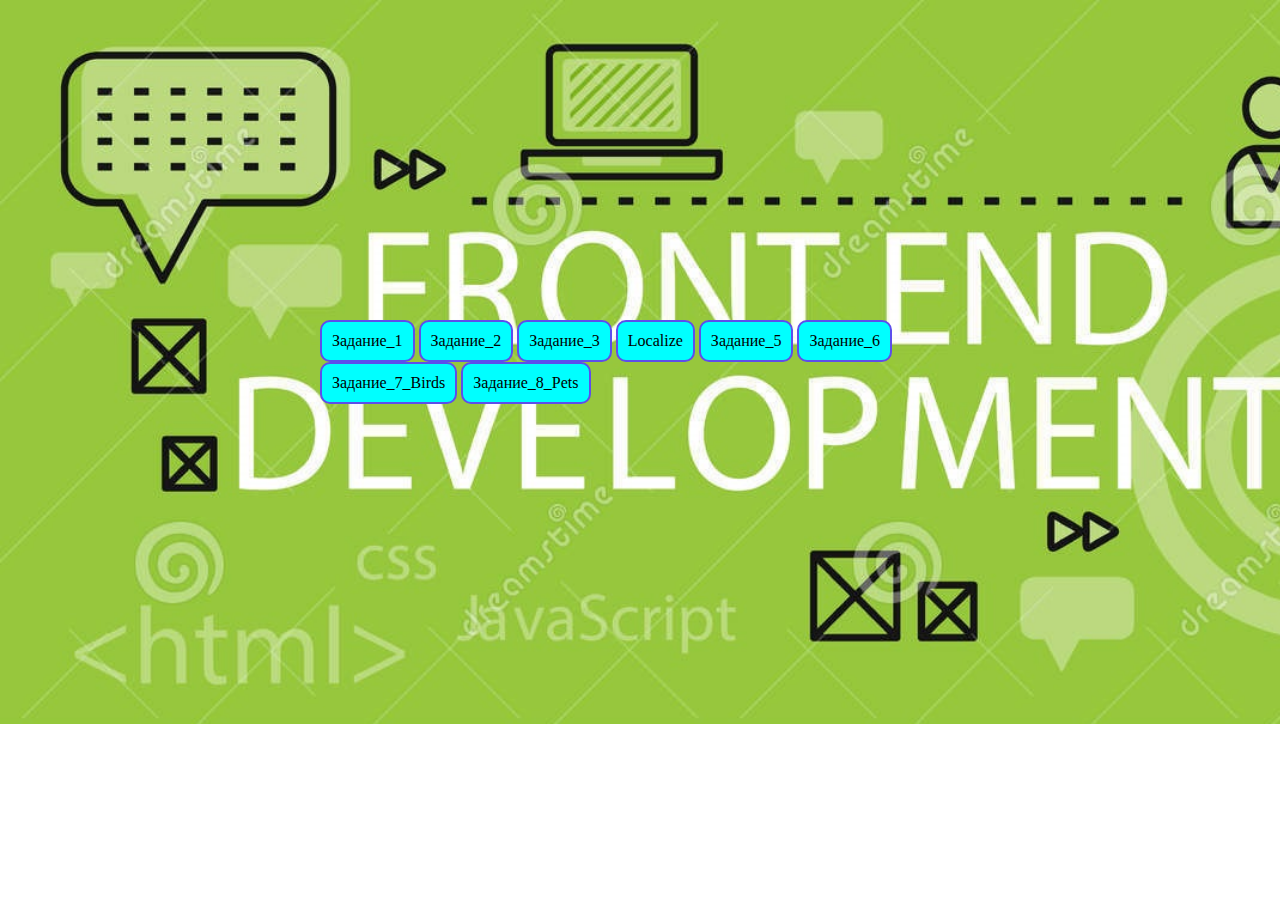
<file: index.html>
<!DOCTYPE html>
<html lang="ru">
<head>
    <meta charset="UTF-8">
    <meta http-equiv="X-UA-Compatible" content="IE=edge">
    <meta name="viewport" content="width=device-width, initial-scale=1.0">
    <title>Tasks FrondEnd</title>
    <link rel="preconnect" href="https://fonts.googleapis.com">
    <link rel="preconnect" href="https://fonts.gstatic.com" crossorigin>
    <link href="https://fonts.googleapis.com/css2?family=Roboto:wght@400;700&display=swap" rel="stylesheet">
    <link rel="stylesheet" href="style.css">
</head>
<body>
    <main>
        <div class="links">
        <link>
        <a href="../Tasks/Task1/index.html">Задание_1</a>
        <a href="../Tasks/Task2/task2.1.html">Задание_2</a>
        <a href="../Tasks/Task3/index.html">Задание_3</a>
        <a href="../Tasks/Task4-2/index.html">Localize</a>
        <a href="../Tasks/Task5/index.html">Задание_5</a>
        <a href="../Tasks/Task6/index.html">Задание_6</a>
        <a href="../Tasks/task7/index.html">Задание_7_Birds</a>
        <a href="../Tasks/Task_Pets/index.html">Задание_8_Pets</a>
        </link>
        </div>
    </main>
</body>
</html>
</file>
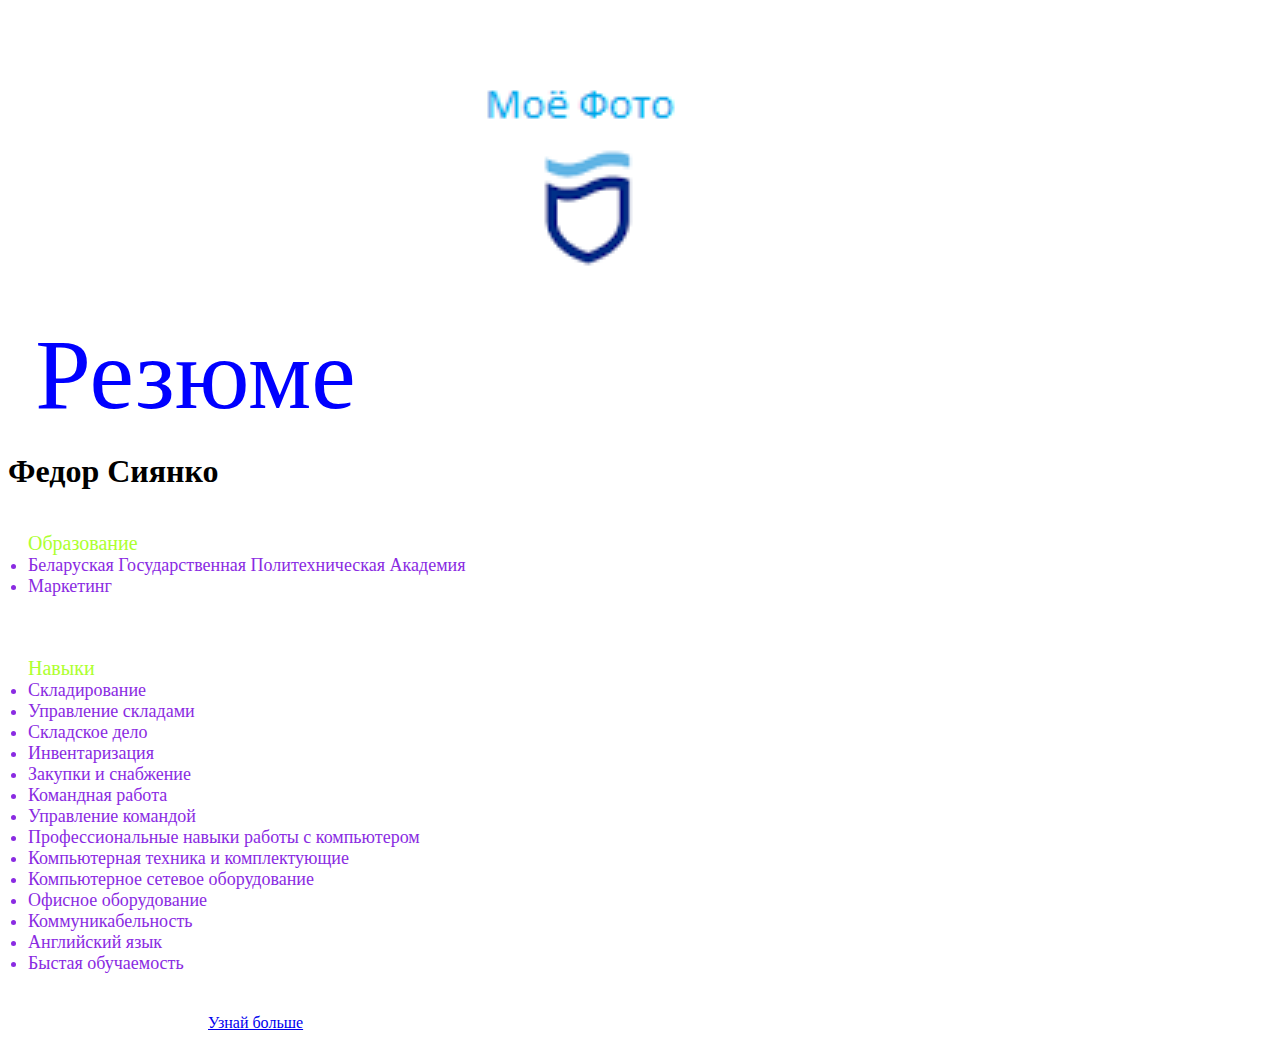
<file: Task1/index.html>
<!DOCTYPE html>
<html lang="ru">

<head>
    <meta charset="UTF-8">
    <meta http-equiv="X-UA-Compatible" content="IE=edge">
    <meta name="viewport" content="width=device-width, initial-scale=1.0">
    <title>Резюме</title>
    
    <link rel="stylesheet" href="style.css">
</head>

<body>
    <header> Резюме
        <img src="images/FOTO.png" alt="logo" width="300">
    </header>

    </main>
    <h1>Федор Сиянко</h1>


    <ul>Образование
        <li>Беларуская Государственная Политехническая Академия</li>
        <li>Маркетинг</li>
    </ul>
        <ul>Навыки
        <li>Складирование</li>
        <li>Управление складами</li>
        <li>Складское дело</li>
        <li>Инвентаризация</li>
        <li>Закупки и снабжение</li>
        <li>Командная работа</li>
        <li>Управление командой</li>
        <li>Профессиональные навыки работы с компьютером</li>
        <li>Компьютерная техника и комплектующие</li>
        <li>Компьютерное сетевое оборудование</li>
        <li>Офисное оборудование</li>
        <li>Коммуникабельность</li>
        <li>Английский язык</li>
        <li>Быстая обучаемость</li>
    </ul>
    
</body>
<footer>
         
    <nav>
        <a href="task2.1.html">Узнай больше</a>
    </nav>

</footer>
</html>
</file>
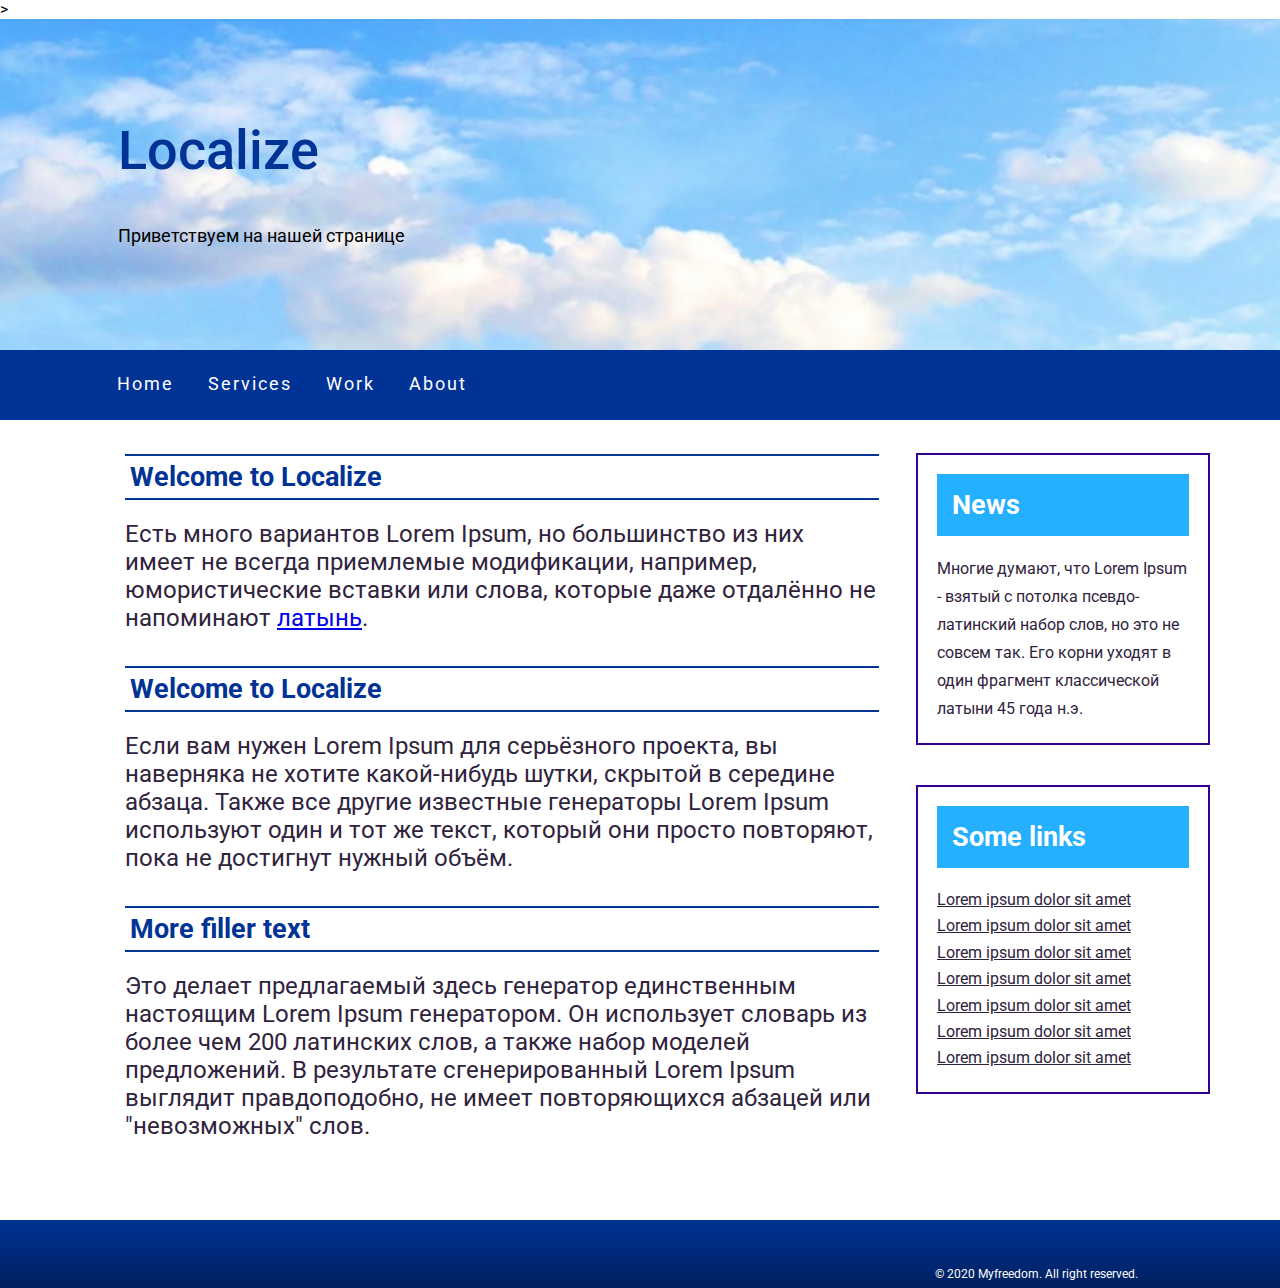
<file: Task4-2/index.html>
<!DOCTYPE html>
<html lang="ru">
<head>
    <meta charset="UTF-8">
    <meta http-equiv="X-UA-Compatible" content="IE=edge">
    <meta name="viewport" content="width=device-width, initial-scale=1.0">
    <title>Localize</title>
    <link rel="preconnect" href="https://fonts.googleapis.com">
    <link rel="preconnect" href="https://fonts.gstatic.com" crossorigin>
    <link href="https://fonts.googleapis.com/css2?family=Roboto:wght@400;700&display=swap" rel="stylesheet">
    <link rel="stylesheet" href="style.css">>
</head>
<body>
    <header>
        <div class="container">
            <div class="head">
            <h1>Localize</h1>
            <p class="headernote">Приветствуем на нашей странице</p>
            </div>
        </div>
    </header>
    
            <div class="back">
                <div class="back__links">
                    <a href="#">Home</a>
                    <a href="#">Services</a>
                    <a href="#">Work</a>
                    <a href="#">About</a>
                </div>    
            </div>
    <main>         
     <div class="container">    
        <div class="block1">
         <div  class="text"><h2>Welcome to Localize</h2>
            <p>Есть много вариантов Lorem Ipsum, но большинство из них имеет не всегда приемлемые модификации, например, юмористические вставки или слова, которые даже отдалённо не напоминают <a class="a2" href="#">латынь</a>.</p>
         </div>
         <div  class="text"><h2>Welcome to Localize</h2>
            <p>Если вам нужен Lorem Ipsum для серьёзного проекта, вы наверняка не хотите какой-нибудь шутки, скрытой в середине абзаца. Также все другие известные генераторы Lorem Ipsum используют один и тот же текст, который они просто повторяют, пока не достигнут нужный объём.</p>
         </div>
         <div  class="text">
            <h2>More filler text</h2>
            <p>Это делает предлагаемый здесь генератор единственным настоящим Lorem Ipsum генератором. Он использует словарь из более чем 200 латинских слов, а также набор моделей предложений. В результате сгенерированный Lorem Ipsum выглядит правдоподобно, не имеет повторяющихся абзацей или "невозможных" слов.</p>
         </div>
        </div>   
        <div class="block2">   
            <div class="news">            
                <h3>News</h3>
            <p>Многие думают, что Lorem Ipsum - взятый с потолка псевдо-латинский набор слов, но это не совсем так. Его корни уходят в один фрагмент классической латыни 45 года н.э.</p>
            </div>
            <div class="links">
                <h3>Some links</h3>
                        <a href="#">Lorem ipsum dolor sit amet</a>
                        <a href="#">Lorem ipsum dolor sit amet</a>
                        <a href="#">Lorem ipsum dolor sit amet</a>
                        <a href="#">Lorem ipsum dolor sit amet</a>
                        <a href="#">Lorem ipsum dolor sit amet</a>
                        <a href="#">Lorem ipsum dolor sit amet</a>
                        <a href="#">Lorem ipsum dolor sit amet</a>
            </div>
        </div>
     </div>        
    </main>
    <footer>
        <div class="container">
            <p class="footernote">© 2020 Myfreedom. All right reserved.</p>
        </div>
    </footer>   
</body>
</html>
</file>
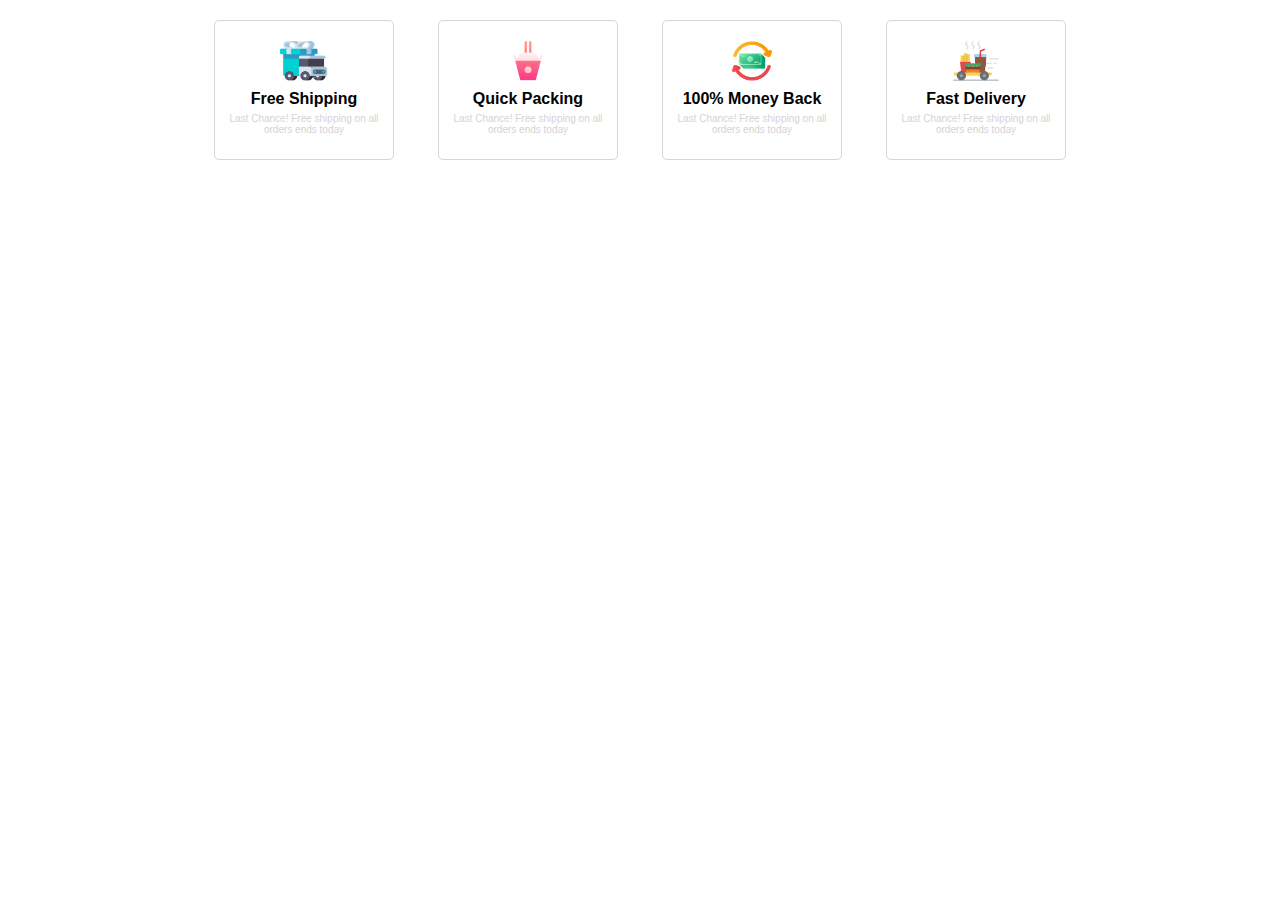
<file: Task4/index.html>
<!DOCTYPE html>
<html lang="ru">
<head>
    <meta charset="UTF-8">
    <meta http-equiv="X-UA-Compatible" content="IE=edge">
    <meta name="viewport" content="width=device-width, initial-scale=1.0">
    <title>Document</title>
    <link rel="stylesheet" href="../Task4/css/style.css">
</head>
<body>
    <main>
    <div class="block">
        
        <a  href="#"><img src="../Task4/images/truck.png" height="40">
            <p class="h1">Free Shipping</p>
            <p>Last Chance! Free shipping on all orders ends today</p></a>
        <a href="#"><img src="../Task4/images/package.png" height="40"> 
            <p class="h1">Quick Packing</p>
            <p>Last Chance! Free shipping on all orders ends today</p></a>
        <a href="#"><img src="../Task4/images/cash-back.png" height="40">            
            <p class="h1">100% Money Back</p>
            <p>Last Chance! Free shipping on all orders ends today</p></a>
        <a href="#"><img src="../Task4/images/delivery.png" height="40">            
            <p class="h1">Fast Delivery</p> 
            <p>Last Chance! Free shipping on all orders ends today</p></a>
        
    </div>
    </main>
    
</body>
</html>
</file>
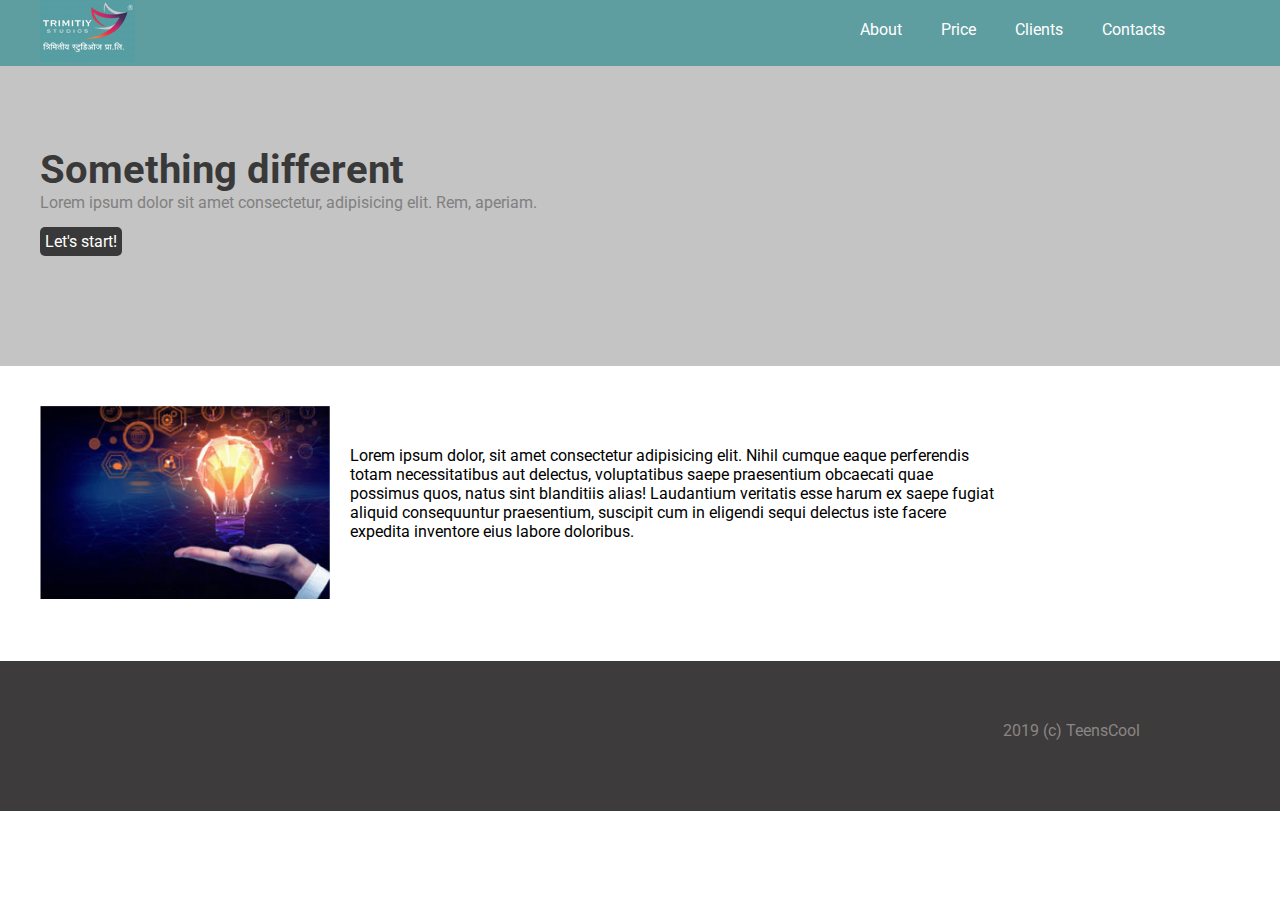
<file: Task5/index.html>
<!DOCTYPE html>
<html lang="ru">
<head>
    <meta charset="UTF-8">
    <meta http-equiv="X-UA-Compatible" content="IE=edge">
    <meta name="viewport" content="width=device-width, initial-scale=1.0">
    <title>Document</title>
    <link rel="preconnect" href="https://fonts.googleapis.com">
    <link rel="preconnect" href="https://fonts.gstatic.com" crossorigin>
    <link href="https://fonts.googleapis.com/css2?family=Roboto:wght@400;700&display=swap" rel="stylesheet">
    <link rel="stylesheet" href="../Task5/css/style.css">
</head>
<body>
     <header>
    
         <div class="top">
            <img src=".//images/logo.png">    
            <nav class="menu">
                <ul>
                    <li><a href="#">About</a></li>
                    <li><a href="#">Price</a></li>
                    <li><a href="#">Clients</a></li>
                    <li><a href="#">Contacts</a></li>
                </ul>
            </nav>
         </div>
         <div class="bottom">
            <h1>Something different</h1>
            <p>Lorem ipsum dolor sit amet consectetur, adipisicing elit. Rem, aperiam.</p>
            <a href="#">Let's start!</a>
         </div>
        
    </header>
        <main>
            <div class="lamp">
            <img src="../Task5/images/lamp.png" alt="lamp" class="lamp__image">
            <p class="lamp__text">Lorem ipsum dolor, sit amet consectetur adipisicing elit. Nihil cumque eaque perferendis totam necessitatibus aut delectus, voluptatibus saepe praesentium obcaecati quae possimus quos, natus sint blanditiis alias! Laudantium veritatis esse harum ex saepe fugiat aliquid consequuntur praesentium, suscipit cum in eligendi sequi delectus iste facere expedita inventore eius labore doloribus.</p>
            </div>

        </main>
    <footer>
        <p>2019 (c) TeensCool</p>
    </footer>
     
</body>
</html>
</file>
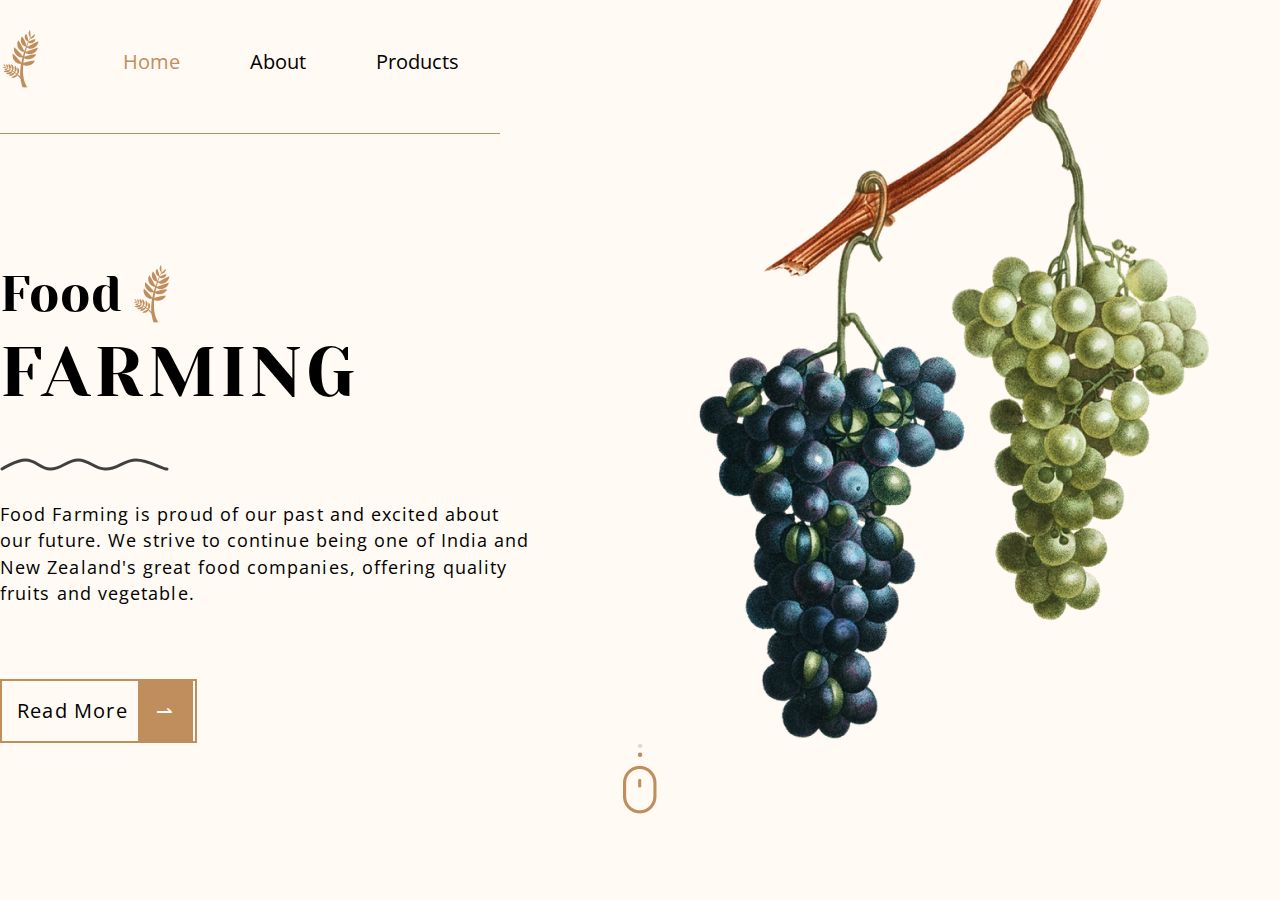
<file: Task6/index.html>
<!DOCTYPE html>
<html lang="ru">
<head>
    <meta charset="UTF-8">
    <meta http-equiv="X-UA-Compatible" content="IE=edge">
    <meta name="viewport" content="width=device-width, initial-scale=1.0">
    <title>Food Farming</title>
    <link rel="stylesheet" href="css/style.css">
    <link rel="preconnect" href="https://fonts.googleapis.com">
    <link rel="preconnect" href="https://fonts.gstatic.com" crossorigin>
    <link href="https://fonts.googleapis.com/css2?family=Open+Sans&family=Yeseva+One&display=swap" rel="stylesheet">
</head>
<body class="container">
    <main>
        <div class="block">
            <div class="logo">
                <a href="../Task6/index.html"><img src="images/logo.png"></a>
            </div>
            <nav class="nav-top">
                <div class="top-links">
                    <a href="#">Home</a>
                    <a href="#">About</a>
                    <a href="#">Products</a>
                </div>
                <div class="line"></div>
            </nav>
        </div>    
        <div class="food-farming">
        <h1>Food</h1>       
        <h2>FARMING</h2>
        </div>
        <div class="text">
            <svg width="169" height="13" viewBox="0 0 169 13" fill="none" xmlns="http://www.w3.org/2000/svg">
            <path d="M167 11.0048C162 11.0048 148.606 2.00475 136 2.00475C123.394 2.00475 117.593 11.5699 105 11.0048C94.0815 10.5148 89.4269 2.23995 78.5 2.00475C66.831 1.75358 61.6593 11.5434 50 11.0048C39.8179 10.5344 35.692 1.86508 25.5 2.00475C15.6736 2.13941 2 11.0048 2 11.0048" stroke="#3F4042" stroke-width="3" stroke-linecap="round" stroke-linejoin="round"/>
            </svg>
            <p>Food Farming is proud of our past and excited about our future. We strive to continue being one of India and New Zealand's great food companies, offering quality fruits and vegetable.</p>
        </div>
        <div>
            <nav class="button">
                <a href="#">Read More</a>
            </nav>
        </div>
    </div>   
              
<footer>
        <img src="../Task6/images/mouse.png" alt="mouse" class="mouse">
        </div>
</footer>
    </main>
    
</body>
</html>
</file>
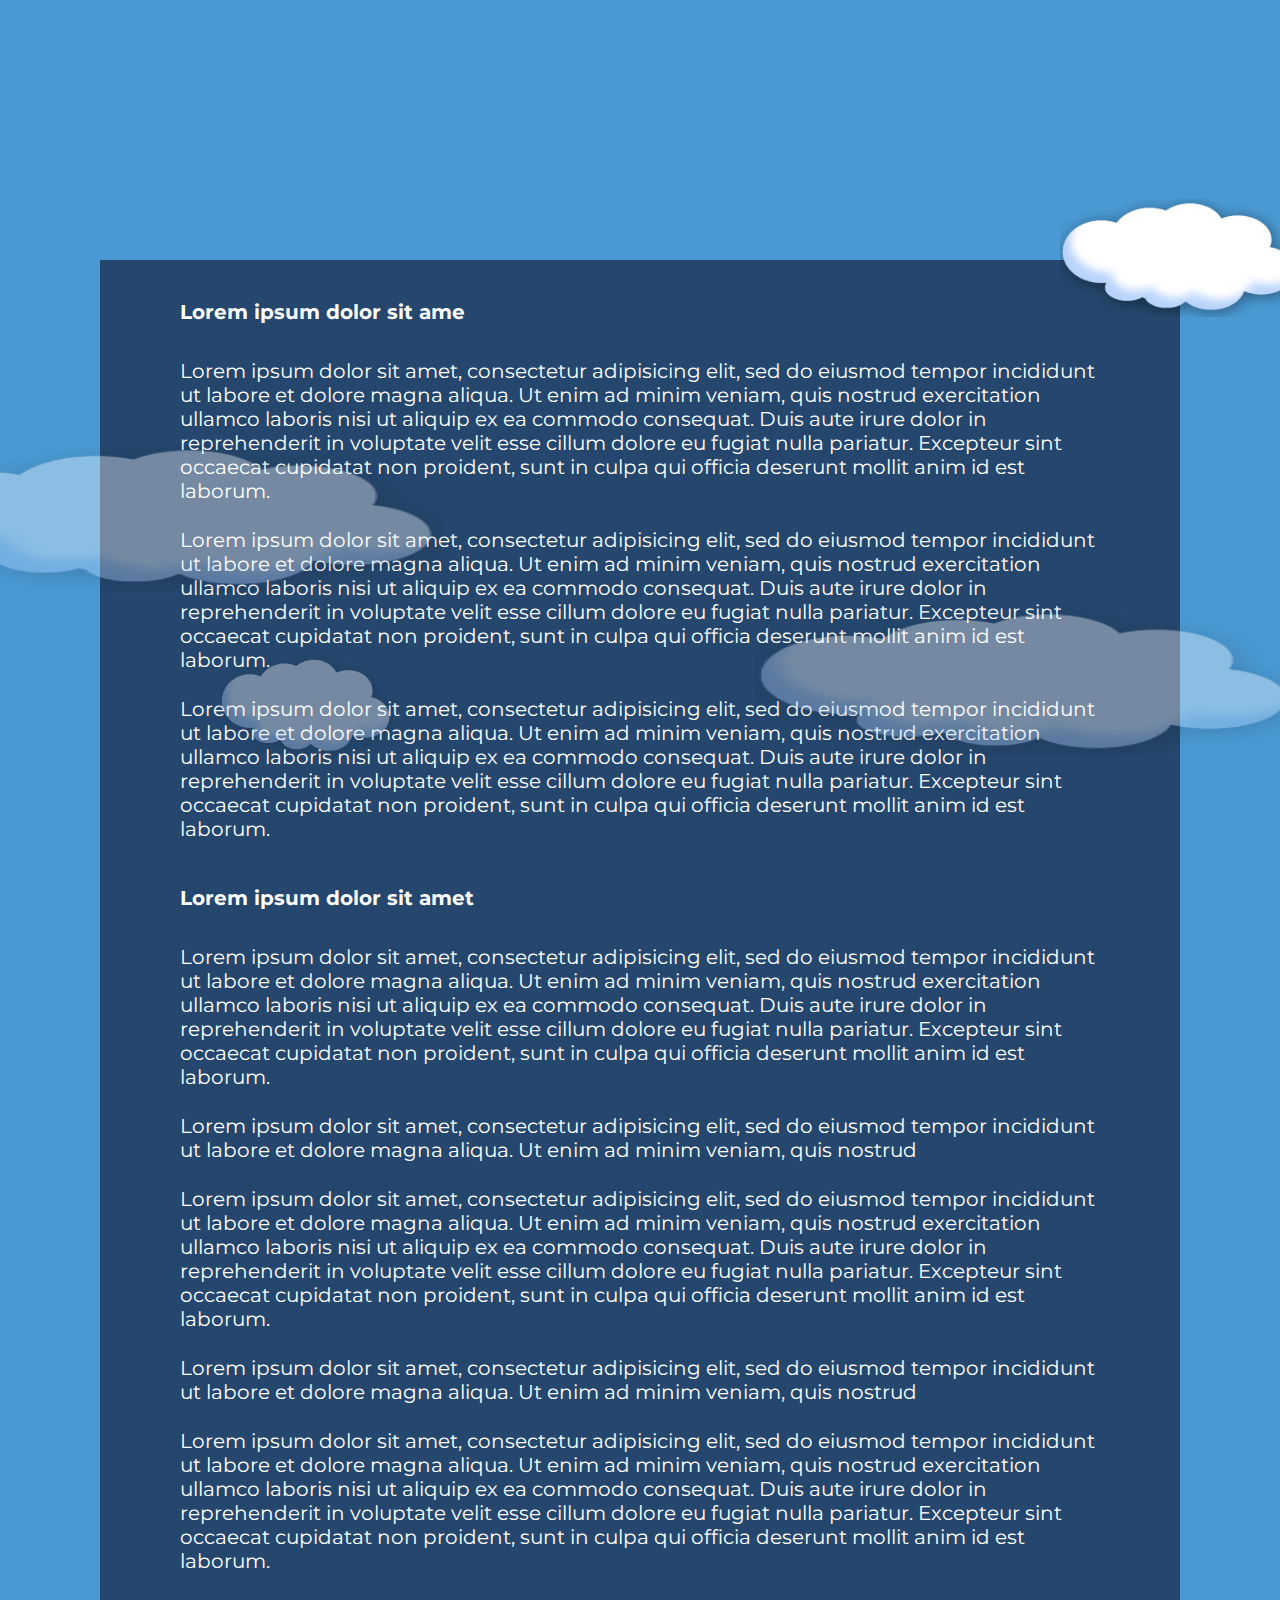
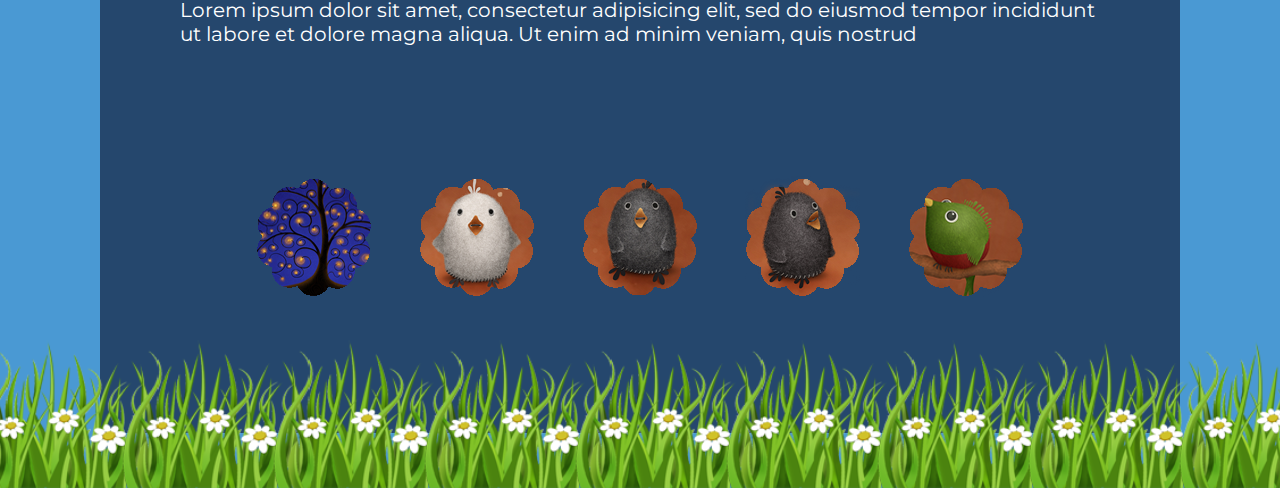
<file: task7/index.html>
<!DOCTYPE html>
<html lang="ru">
<head>
    <meta charset="UTF-8">
    <meta http-equiv="X-UA-Compatible" content="IE=edge">
    <meta name="viewport" content="width=device-width, initial-scale=1.0">
    <title>Position.PSD</title>
        <link rel="preconnect" href="https://fonts.googleapis.com">
        <link rel="preconnect" href="https://fonts.gstatic.com" crossorigin>
        <link href="https://fonts.googleapis.com/css2?family=Montserrat:wght@400;500;700&display=swap" rel="stylesheet">
        <link rel="stylesheet" href="css/style.css">
        
</head>
<body>
    <div class="container">
    <main>
        
      <div class="text">
        <div class="sky1">
            <img src="../task7/images/sky.png">
        </div>
        <div class="sky2">
            <img src="../task7/images/sky.png">
        </div>
        <div class="sky3">
            <img src="../task7/images/sky.png">
        </div>
        <div class="sky4">
            <img src="../task7/images/sky.png">
        </div>
        <h1>Lorem ipsum dolor sit ame</h1>
        <p>Lorem ipsum dolor sit amet, consectetur adipisicing elit, sed do eiusmod tempor incididunt ut labore et dolore magna aliqua. Ut enim ad minim veniam, quis nostrud exercitation ullamco laboris nisi ut aliquip ex ea commodo consequat. Duis aute irure dolor in reprehenderit in voluptate velit esse cillum dolore eu fugiat nulla pariatur. Excepteur sint occaecat cupidatat non proident, sunt in culpa qui officia deserunt mollit anim id est laborum.</p>
        <p>Lorem ipsum dolor sit amet, consectetur adipisicing elit, sed do eiusmod tempor incididunt ut labore et dolore magna aliqua. Ut enim ad minim veniam, quis nostrud exercitation ullamco laboris nisi ut aliquip ex ea commodo consequat. Duis aute irure dolor in reprehenderit in voluptate velit esse cillum dolore eu fugiat nulla pariatur. Excepteur sint occaecat cupidatat non proident, sunt in culpa qui officia deserunt mollit anim id est laborum.</p>
        <p>Lorem ipsum dolor sit amet, consectetur adipisicing elit, sed do eiusmod tempor incididunt ut labore et dolore magna aliqua. Ut enim ad minim veniam, quis nostrud exercitation ullamco laboris nisi ut aliquip ex ea commodo consequat. Duis aute irure dolor in reprehenderit in voluptate velit esse cillum dolore eu fugiat nulla pariatur. Excepteur sint occaecat cupidatat non proident, sunt in culpa qui officia deserunt mollit anim id est laborum.</p>
        <h2>Lorem ipsum dolor sit amet</h2>
        <p>Lorem ipsum dolor sit amet, consectetur adipisicing elit, sed do eiusmod tempor incididunt ut labore et dolore magna aliqua. Ut enim ad minim veniam, quis nostrud exercitation ullamco laboris nisi ut aliquip ex ea commodo consequat. Duis aute irure dolor in reprehenderit in voluptate velit esse cillum dolore eu fugiat nulla pariatur. Excepteur sint occaecat cupidatat non proident, sunt in culpa qui officia deserunt mollit anim id est laborum.</p>
        <p>Lorem ipsum dolor sit amet, consectetur adipisicing elit, sed do eiusmod tempor incididunt ut labore et dolore magna aliqua. Ut enim ad minim veniam, quis nostrud </p>
        <p>Lorem ipsum dolor sit amet, consectetur adipisicing elit, sed do eiusmod tempor incididunt ut labore et dolore magna aliqua. Ut enim ad minim veniam, quis nostrud exercitation ullamco laboris nisi ut aliquip ex ea commodo consequat. Duis aute irure dolor in reprehenderit in voluptate velit esse cillum dolore eu fugiat nulla pariatur. Excepteur sint occaecat cupidatat non proident, sunt in culpa qui officia deserunt mollit anim id est laborum.</p>
        <p>Lorem ipsum dolor sit amet, consectetur adipisicing elit, sed do eiusmod tempor incididunt ut labore et dolore magna aliqua. Ut enim ad minim veniam, quis nostrud</p>
        <p>Lorem ipsum dolor sit amet, consectetur adipisicing elit, sed do eiusmod tempor incididunt ut labore et dolore magna aliqua. Ut enim ad minim veniam, quis nostrud exercitation ullamco laboris nisi ut aliquip ex ea commodo consequat. Duis aute irure dolor in reprehenderit in voluptate velit esse cillum dolore eu fugiat nulla pariatur. Excepteur sint occaecat cupidatat non proident, sunt in culpa qui officia deserunt mollit anim id est laborum.</p>
        <p>Lorem ipsum dolor sit amet, consectetur adipisicing elit, sed do eiusmod tempor incididunt ut labore et dolore magna aliqua. Ut enim ad minim veniam, quis nostrud </p>
            <div class="img">
                <p>
                    <img src="../task7/images/tree.png">
                    <img src="../task7/images/bird4.png">
                    <img src="../task7/images/bird3.png">
                    <img src="../task7/images/bird2.png">
                    <img src="../task7/images/bird1.png">
                </p>
            </div>
    </main>

    </div>
</body>
<footer>
    
</footer>
</html>
</file>
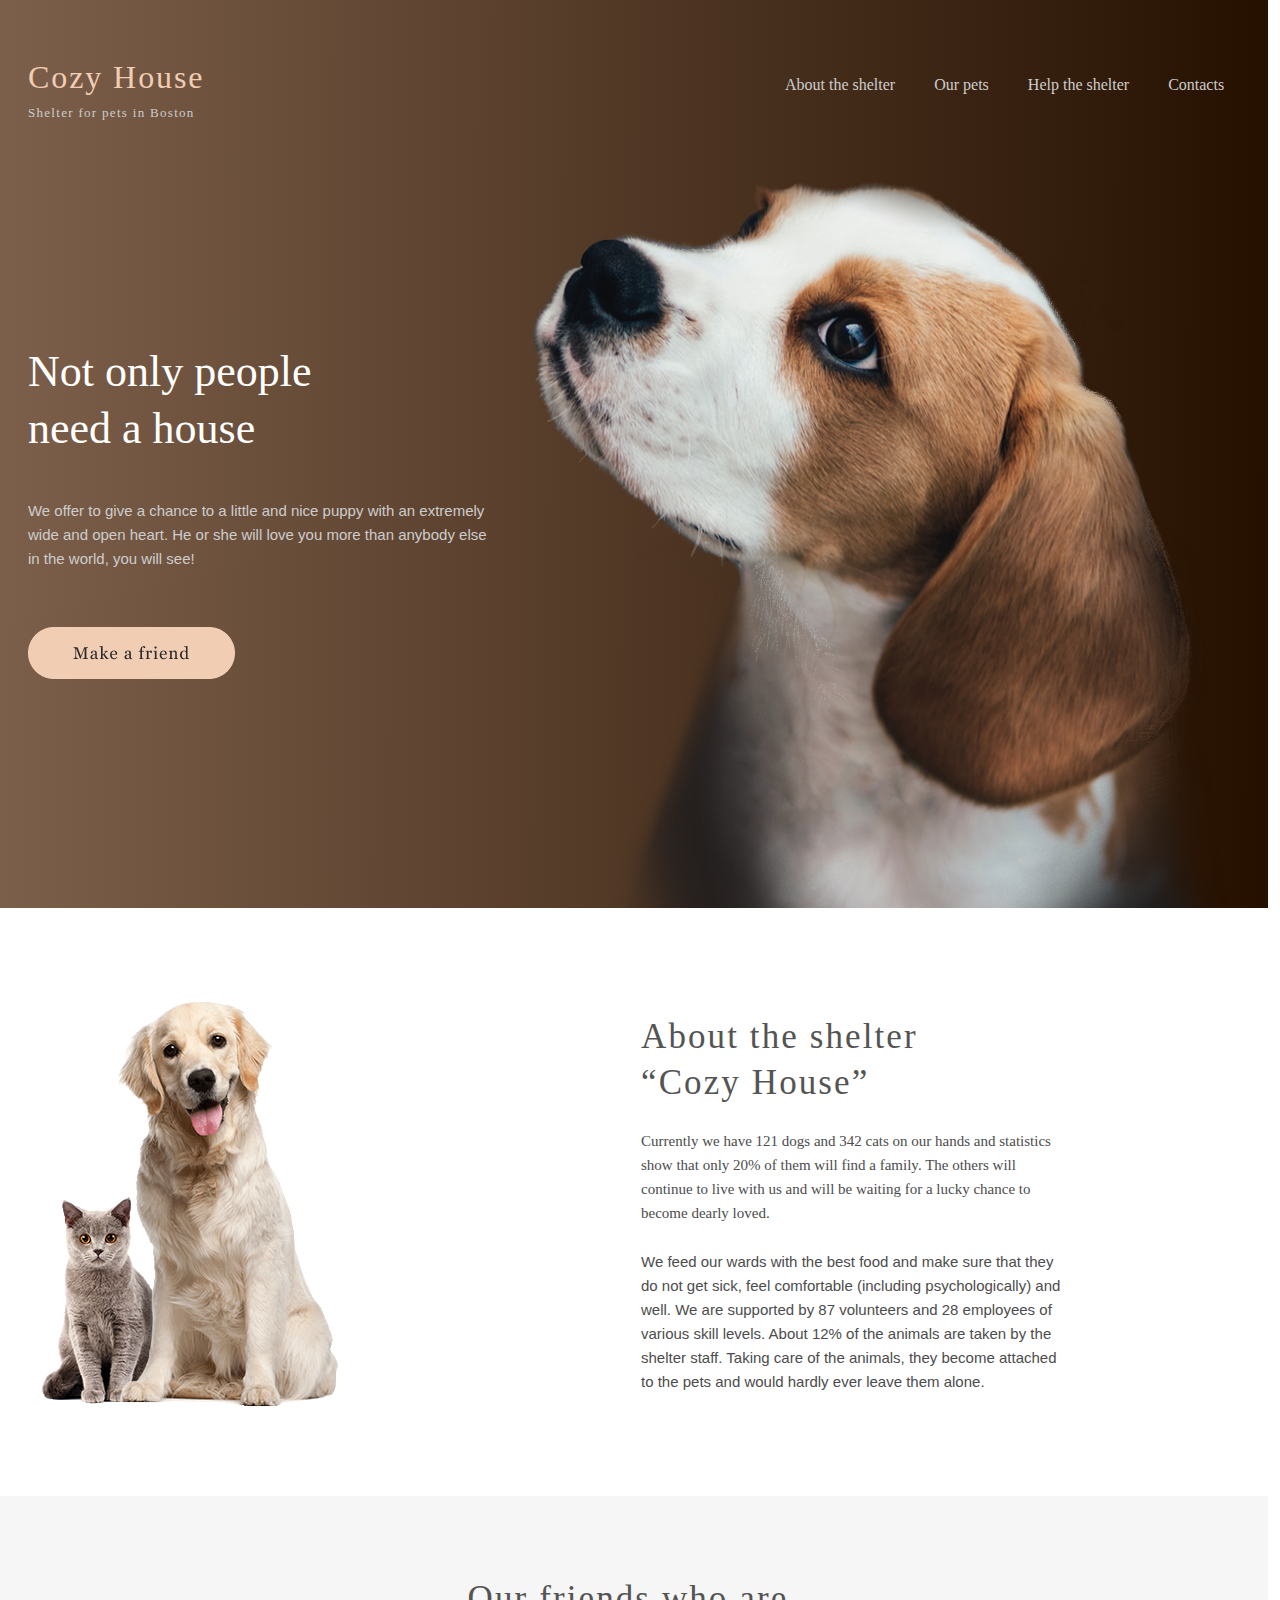
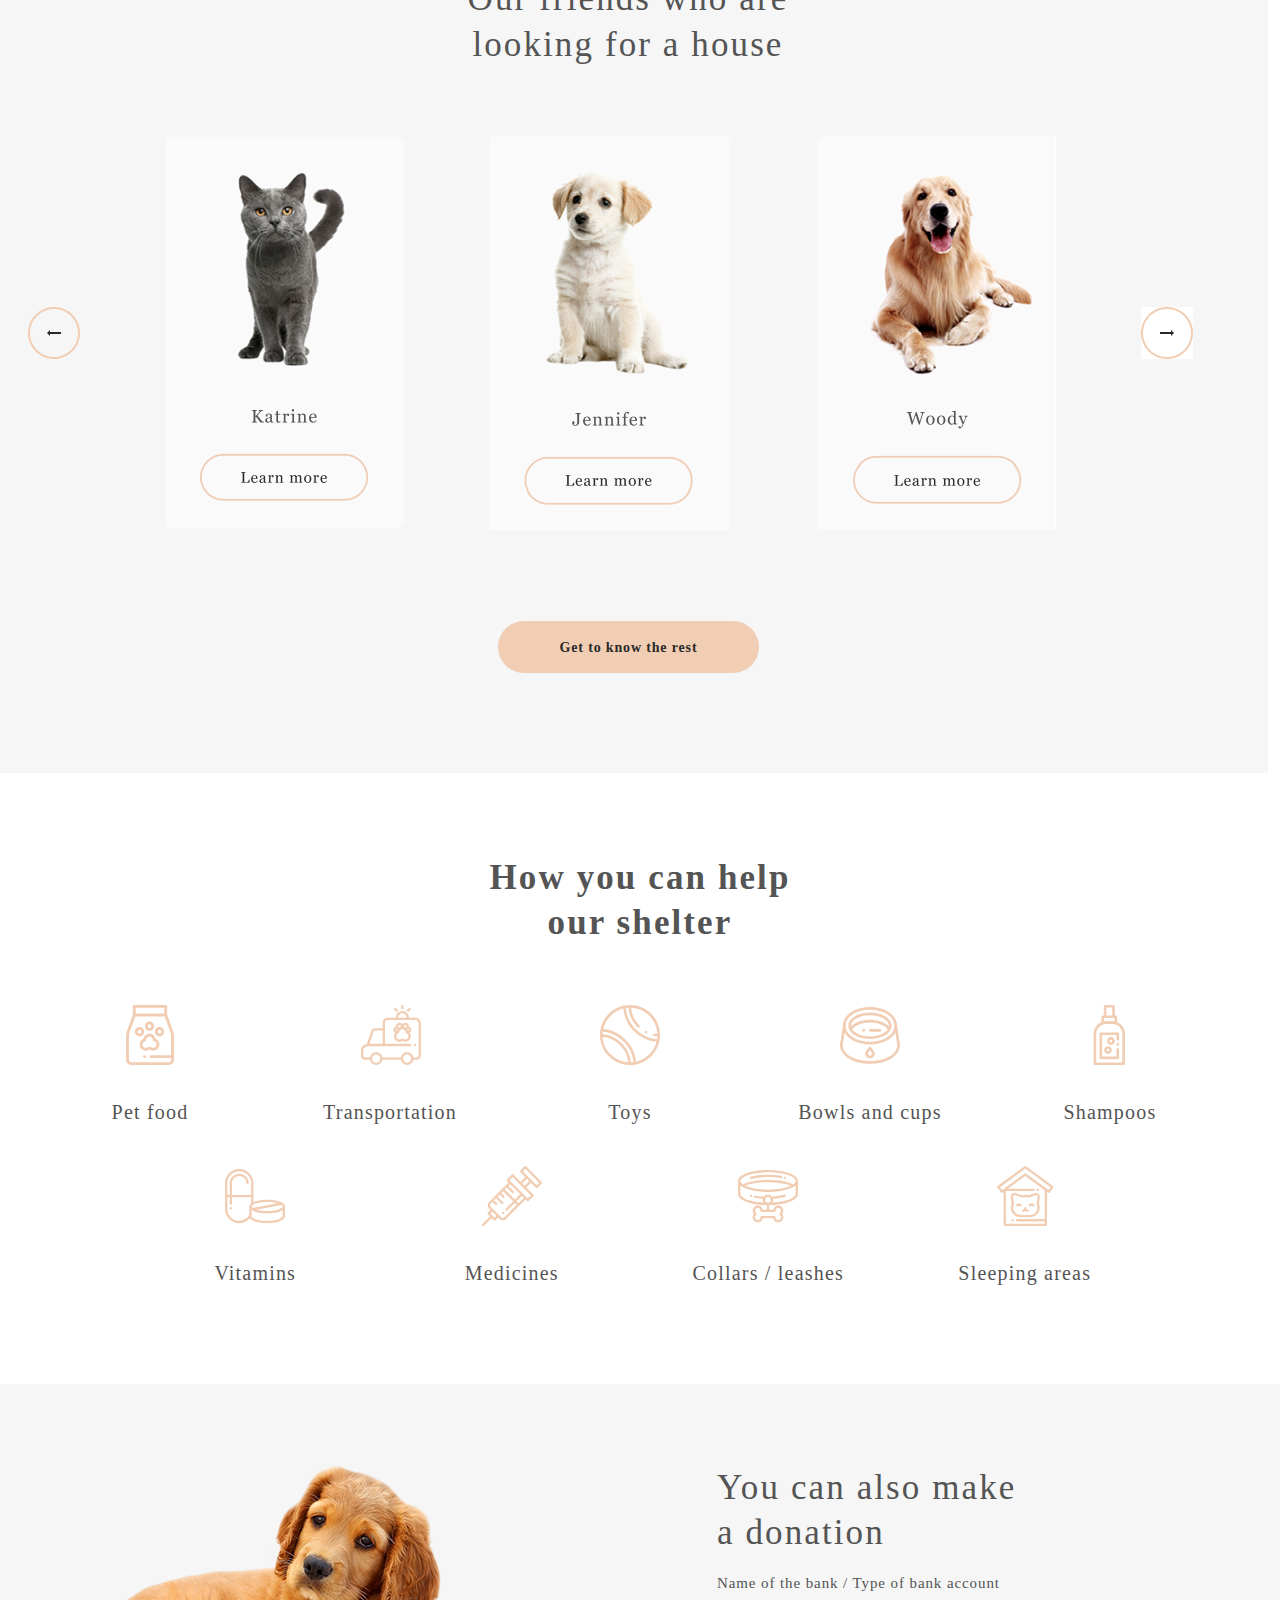
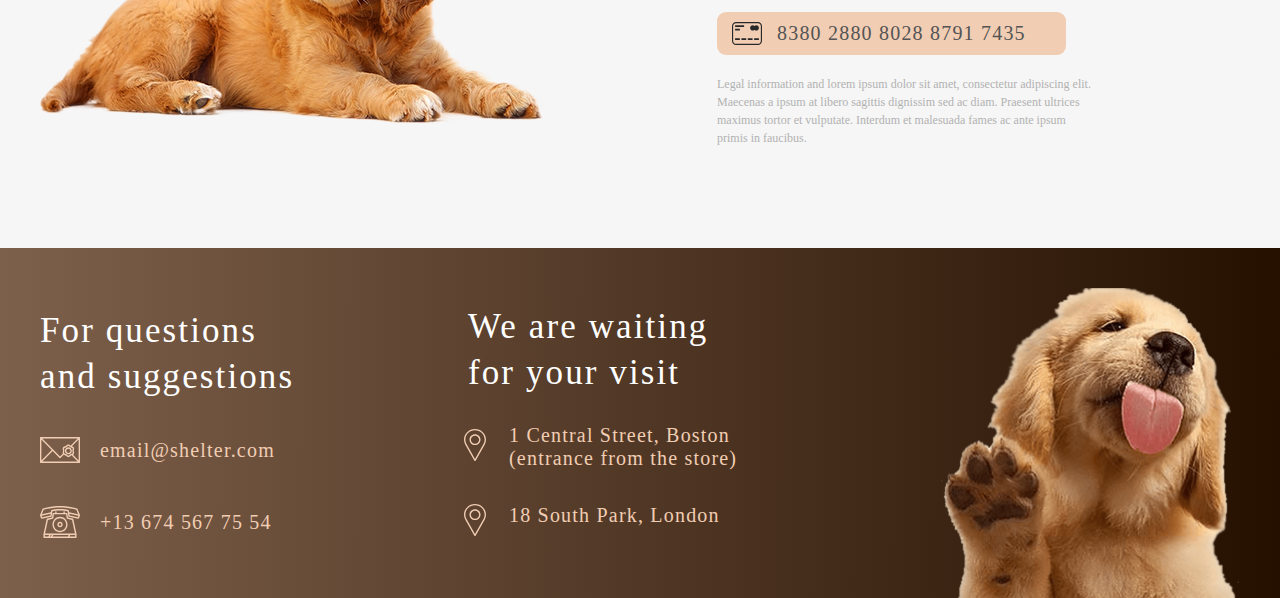
<file: Task_Pets/index.html>
<!DOCTYPE html>
<html lang="ru">
  <head>
    <meta charset="UTF-8" />
    <meta http-equiv="X-UA-Compatible" content="IE=edge" />
    <meta name="viewport" content="width=device-width, initial-scale=1.0" />
    <title>Pets</title>
    <link rel="preconnect" href="https://fonts.googleapis.com" />
    <link rel="preconnect" href="https://fonts.gstatic.com" crossorigin />
    <link
      href="https://fonts.googleapis.com/css2?family=Montserrat:wght@400;500;700&display=swap"
      rel="stylesheet"
    />
    <link rel="stylesheet" href="css/style.css" />
  </head>
  <body>
    <div class="block_start_screen">
      <header>
        <a link class="logo" href="#">
          <span class="logo_title">Cozy House</span
          ><span class="logo_subtitle">Shelter for pets in Boston</span></a
        >
        <nav class="menu">
          <a link href="#">About the shelter</a>
          <a link href="index_Our_Pats.html">Our pets</a>
          <a link href="#">Help the shelter</a>
          <a link href="#">Contacts</a>
        </nav>
      </header>
      <p class="heading">Not only people need a house</p>
      <p class="subheading">
        We offer to give a chance to a little and nice puppy with an extremely
        wide and open heart. He or she will love you more than anybody else in
        the world, you will see!
      </p>
      <a class="botton_primary" href="#"
        ><img src="./images/button_primary.png"
      /></a>
      <img class="start_puppy" src="./images/Start_puppy.png" />
    </div>
    <div class="about">
      <img src="./images/pets.png" alt="pets" />
      <p class="about_heading">About the shelter “Cozy House”</p>
      <p class="about_subheading_1">
        Currently we have 121 dogs and 342 cats on our hands and statistics show
        that only 20% of them will find a family. The others will continue to
        live with us and will be waiting for a lucky chance to become dearly
        loved.
      </p>
      <p class="about_subheading_2">
        We feed our wards with the best food and make sure that they do not get
        sick, feel comfortable (including psychologically) and well. We are
        supported by 87 volunteers and 28 employees of various skill levels.
        About 12% of the animals are taken by the shelter staff. Taking care of
        the animals, they become attached to the pets and would hardly ever
        leave them alone.
      </p>
    </div>
    <div class="block_pets">
      <div class="pet_content">
        <h1>Our friends who are looking for a house</h1>
        <div class="pets_flex">
          <a class="botton_arrow_back" href="#"
            ><img src="./images/button_arrow.png"
          /></a>
          <a href="#"><img src="./images/pets-katrine.png" /></a>
          <a href="#"><img src="./images/pets-jennifer.png" /></a>
          <a href="#"><img src="./images/pets-woody.png" /></a>
          <a class="botton_arrow_forward" href="#"
            ><img src="./images/button_arrow_forward.png"
          /></a>
        </div>
        <a class="get" href="#">
          <p>Get to know the rest</p>
        </a>
      </div>
    </div>
    <div class="help">
      <div class="help_content">
        <h2>How you can help our shelter</h2>
        <div class="grid_help">
          <div class="grid_help_block_1">
            <div>
              <img src="./images/icon-pet-food.svg" alt="" />
              <p>Pet food</p>
            </div>
            <div>
              <img src="./images/icon-transportation.svg" alt="" />
              <p>Transportation</p>
            </div>
            <div>
              <img src="./images/icon-toys.svg" alt="" />
              <p>Toys</p>
            </div>
            <div>
              <img src="./images/icon-bowls-and-cups.svg" alt="" />
              <p>Bowls and cups</p>
            </div>
            <div>
              <img src="./images/icon-shampoos.svg" alt="" />
              <p>Shampoos</p>
            </div>
          </div>
          <div class="grid_help_block_2">
            <div>
              <img src="./images/icon-vitamins.svg" alt="" />
              <p>Vitamins</p>
            </div>
            <div>
              <img src="./images/icon-medicines.svg" alt="" />
              <p>Medicines</p>
            </div>
            <div>
              <img src="./images/icon-collars-leashes.svg" alt="" />
              <p>Collars / leashes</p>
            </div>
            <div>
              <img src="./images/icon-sleeping-area.svg" alt="" />
              <p>Sleeping areas</p>
            </div>
          </div>
        </div>
      </div>
    </div>
    <div class="donation">
      <div class="donation_content">
        <img src="./images/donation-dog.png" />
        <p class="heading">You can also make a donation</p>
        <p class="subheading">Name of the bank / Type of bank account</p>
        <div class="credit_card">
          <img src="./images/credit-card.svg" alt="" />
          <p>8380 2880 8028 8791 7435</p>
        </div>
        <p class="legal_info">
          Legal information and lorem ipsum dolor sit amet, consectetur
          adipiscing elit. Maecenas a ipsum at libero sagittis dignissim sed ac
          diam. Praesent ultrices maximus tortor et vulputate. Interdum et
          malesuada fames ac ante ipsum primis in faucibus.
        </p>
      </div>
    </div>
  </body>
  <footer>
    <div class="footer_content">
      <div class="contacts">
        <p class="title">For questions and suggestions</p>
        <div class="mail">
          <img src="./images/icon-email.svg" alt="" />
          <p>email@shelter.com</p>
        </div>
        <div class="phone">
          <img src="./images/icon-phone.svg" alt="" />
          <p>+13 674 567 75 54</p>
        </div>
      </div>
      <div class="location">
        <p class="title">We are waiting for your visit</p>
        <div class="boston">
          <img src="./images/icon-marker.svg" alt="" />
          <p>1 Central Street, Boston (entrance from the store)</p>
        </div>
        <div class="london">
          <img src="./images/icon-marker.svg" alt="" />
          <p>18 South Park, London</p>
        </div>
      </div>
      <img class="footer_puppy" src="./images/footer-puppy.png" alt="" />
    </div>
  </footer>
</html>
</file>
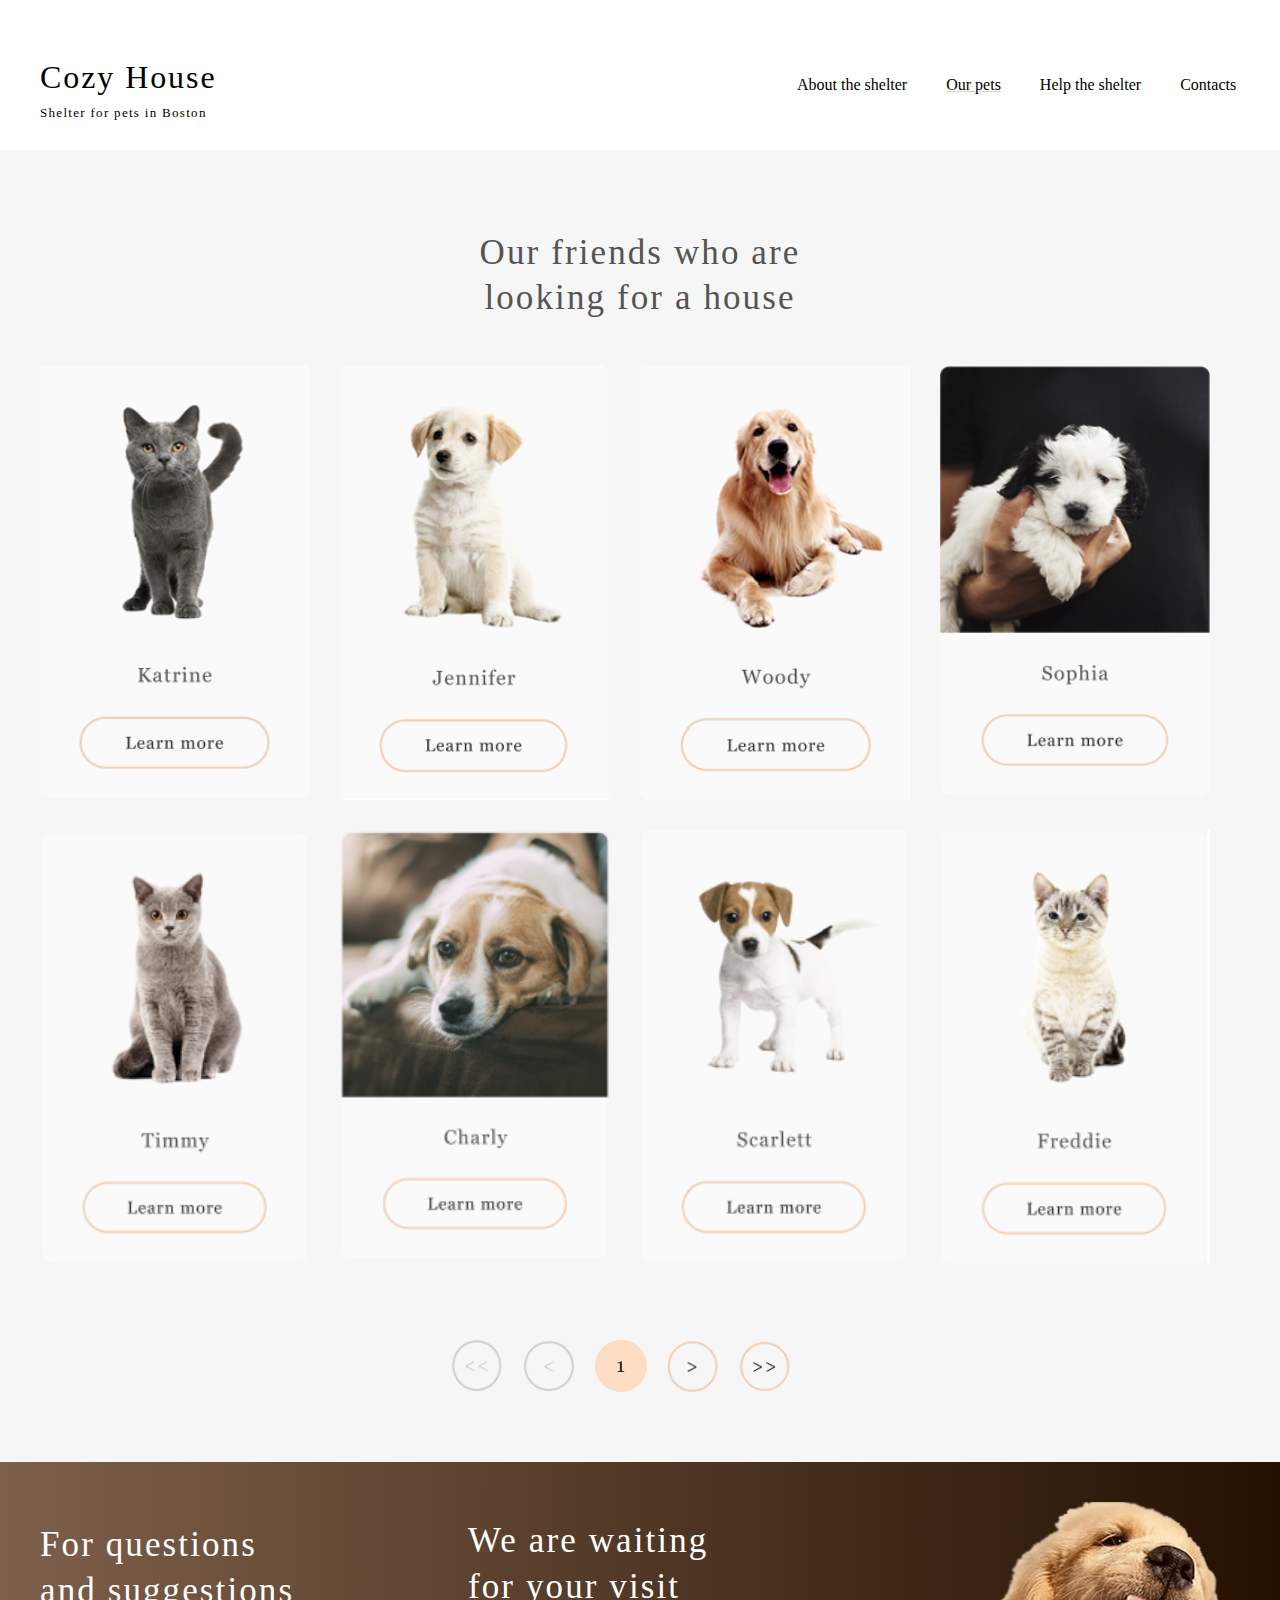
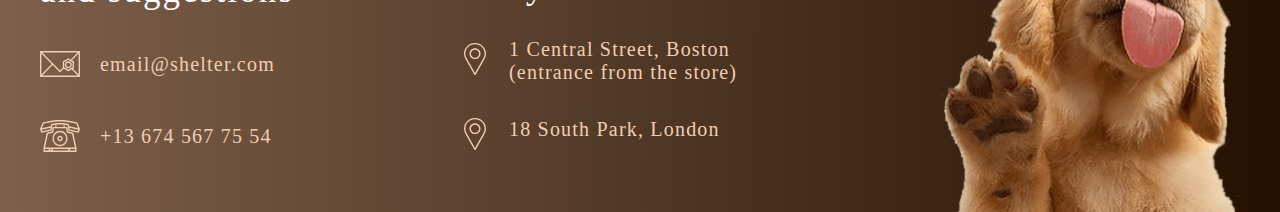
<file: Task_Pets/index_Our_Pats.html>
<!DOCTYPE html>
<html lang="en">
  <head>
    <meta charset="UTF-8" />
    <meta http-equiv="X-UA-Compatible" content="IE=edge" />
    <meta name="viewport" content="width=device-width, initial-scale=1.0" />
    <title>Our Pets</title>
    <link rel="preconnect" href="https://fonts.googleapis.com" />
    <link rel="preconnect" href="https://fonts.gstatic.com" crossorigin />
    <link
      href="https://fonts.googleapis.com/css2?family=Montserrat:wght@400;500;700&display=swap"
      rel="stylesheet"
    />
    <link rel="stylesheet" href="css/style_Our_Pets.css" />
  </head>
  <body>
    <header>
      <a link class="logo" href="#">
        <span class="logo_title">Cozy House</span
        ><span class="logo_subtitle">Shelter for pets in Boston</span></a
      >
      <div class="menu_btn">
        <img src="./images/burger.png" />
      </div>
      <nav class="menu">
        <a link href="#">About the shelter</a>
        <a class="link_active" link href="index_Our_Pats.html">Our pets</a>
        <a link href="#">Help the shelter</a>
        <a link href="#">Contacts</a>
      </nav>
    </header>
    <div class="pets">
      <div class="pets_content">
        <p class="heading">Our friends who are looking for a house</p>
        <div class="cards_container">
          <a href="#"
            ><img class="pet_1" src="./images/pets-katrine.png" alt="1"
          /></a>
          <a href="#"
            ><img class="pet_2" src="./images/pets-jennifer.png" alt="2"
          /></a>
          <a href="#"
            ><img class="pet_3" src="./images/pets-woody.png" alt="3"
          /></a>
          <a href="#"
            ><img class="pet_4" src="./images/Sophia.png" alt="4"
          /></a>
          <a href="#"><img class="pet_5" src="./images/Timmy.png" alt="5" /></a>
          <a href="#"
            ><img class="pet_6" src="./images/Charly.png" alt="6"
          /></a>
          <a href="#"
            ><img class="pet_7" src="./images/Scarlett.png" alt="7"
          /></a>
          <a href="#"
            ><img class="pet_8" src="./images/Freddie.png" alt="8"
          /></a>
        </div>
        <div class="navigation">
          <a href="#"><img src="./images/Back_dbl_arrow.png" alt="" /></a>
          <a href="#"><img src="./images/Back_one_arrow.png" alt="" /></a>
          <a href="#"
            ><img src="./images/button_paginator_hover.png" alt=""
          /></a>
          <a href="#"><img src="./images/Forward_one_arrow.png" alt="" /></a>
          <a href="#"><img src="./images/Forward_dbl_arrow.png" alt="" /></a>
        </div>
      </div>
    </div>
  </body>
  <footer>
    <div class="footer_content">
      <div class="contacts">
        <p class="title">For questions and suggestions</p>
        <div class="mail">
          <img src="./images/icon-email.svg" alt="" />
          <p>email@shelter.com</p>
        </div>
        <div class="phone">
          <img src="./images/icon-phone.svg" alt="" />
          <p>+13 674 567 75 54</p>
        </div>
      </div>
      <div class="location">
        <p class="title">We are waiting for your visit</p>
        <div class="boston">
          <img src="./images/icon-marker.svg" alt="" />
          <p>1 Central Street, Boston (entrance from the store)</p>
        </div>
        <div class="london">
          <img src="./images/icon-marker.svg" alt="" />
          <p>18 South Park, London</p>
        </div>
      </div>
      <img class="footer_puppy" src="./images/footer-puppy.png" alt="" />
    </div>
  </footer>
</html>
</file>
<file: style.css>
*, *::after, *::before{
    padding: 0px;
    margin: 0px;
    box-sizing: border-box;
 
}
body {
    background-image: url(front-end.jpg);
    background-repeat: no-repeat;
    background-size: cover;
}
.links {
    margin: 25% 25%;
}
.links a{
    color: black;
    border: 2px solid rgb(93, 78, 235);
    border-radius: 10px;
    display: inline-block;
    text-decoration: none;
    background-color: cyan;
    padding: 10px;
   
}
</file>
<file: Task1/style.css>
body{
    font-family: 'Times New Roman', Times, serif;
    width: 800px;
    }
nav{
    width: 400px;
    margin: auto;
}
header{
    font-family: 'Times New Roman';
    text-align:center;
    color: blue;
    font-size:100px;
}
ul{
    padding: 20px;
    color: greenyellow;
    font-size: 20px;
}
li{
    color:blueviolet;
    font-size: 18px;
}
img{
    padding: 50px;
}
</file>
<file: Task4-2/style.css>
* {
    margin: 0px;
    padding: 0px;
    box-sizing: border-box;
    font-family:Roboto, Oxygen, Ubuntu, Cantarell, 'Open Sans', 'Helvetica Neue', sans-serif;
}
.container {
    max-width: 1175px;
    margin: auto;
}

header {
    background: url(../Task4-2/images/sky.jpg);
    background-size:cover;
    
}
main {
    margin-left: 125px;
}
.head {
    margin-left: 65px;
}
h1 {
    padding-top: 100px;
    font-weight: 500;
    font-size: 54px;
    color: #003395;
}
.headernote {
    padding: 40px 0px 100px 0px;
    font-weight: 700px;
    font-size: 18px;
    color: #000000;
}
.back {
    background-color: #003395;
    background-size:contain ;
    line-height: 70px;
    
}
.back__links {
    max-width: 1046px;
    margin: auto;
}
.back a {
    text-decoration: none;
    display: inline-block;
    padding-right: 30px;
    font-weight: 400;
    font-size: 18px;
    line-height: 207.9%;
    letter-spacing: 2px;
    color: #FFFFFF;
    
}
.block1 {
    display: inline-block;
    max-width: 754px;
}
.text {
    margin: auto;
    
}
h2 {
    border-top: 2px solid #003395;
    border-bottom: 2px solid #003395;
    color: #003395;
    font-weight: 700;
    font-size: 27px;
    line-height: 32px;
    padding: 5px;
    margin-top: 34px;
}
p {
    font-size: 24px;
    line-height: 28px;
    text-align: left;
    color: #30233D;
    padding-top: 20px;
    
}
.news {
    display: inline-block;
    border: 2px solid #33008D;
    box-sizing: border-box;
}
.news p {
    font-weight: 400;
    font-size: 16.2px;
    padding: 0 19px 20px 19px;
}

h3 {
    background: #24B0FF;
    font-size: 27px;
    line-height: 32px;
    margin: 19px;
    padding: 15px;
    color: #FFFFFF;
}
.block2 {
    display: inline-block;
    vertical-align: top;
    padding: 33px;
    max-width: 360px;
}
.links {
    border: 2px solid #33008D;
    box-sizing: border-box;
    margin-top: 40px;
}
.links a {
    font-size: 16.2px;
    line-height: 163.35%;
    display: block;
    margin-left: 19px;
    color: #30233D;
 
}

.links :last-child{
    padding-bottom: 20px;
}

footer {
    background: linear-gradient(180deg, #003395 0%, #00205F 100%);
    margin-top: 80px;
    
}
.footernote {
    font-weight: 400;
    font-size: 11.7px;
    text-align: right;
    color: #FCFCFC;
    padding: 40px 90px 0 0;
}
</file>
<file: Task4/css/style.css>
* {
    margin: 0px;
    padding: 0px;
    box-sizing: border-box;
}
main {
    text-align: center;
}
.block a {
    text-decoration: none;
    font-family: 'Segoe UI', Tahoma, Geneva, Verdana, sans-serif;
    display: inline-block;
    width: 180px;
    height: 140px;
    margin: 20px;
    padding-top: 20px;
    border: 1px solid rgb(218, 213, 213);
    border-radius: 5px;
    
}
p {
    font-size: 10px;
    margin: 0 10px 0 10px;
    color: lightgray;
}
.h1 {
    font-size: medium;
    font-weight: bold;
    color: black;
    padding: 5px;
}
</file>
<file: Task5/css/style.css>
* {
    padding: 0px;
    margin: 0px;
    box-sizing: border-box;
    font-family: -apple-system, BlinkMacSystemFont, 'Segoe UI', Roboto, Oxygen, Ubuntu, Cantarell, 'Open Sans', 'Helvetica Neue', sans-serif;
}

header .top {
    background-color: cadetblue;
    background-size: cover;
}
.top img {
    padding-left: 40px;
}
.menu {
    display: inline-block;
    float: right;
    margin-right: 100px;
    
}
.menu li {
    display: inline-block;
    padding: 20px 15px 0 20px;
}

.top a {
    text-decoration: none;
    color: white;
    
}
.bottom {
    background-color: rgb(197, 196, 196);
    background-size: cover;
    height: 300px;
}
.bottom h1 {
    color: rgb(58, 57, 57);
    padding: 80px 0px 0px 40px;
    font-size: 40px;
}
.bottom p {
    color: gray;
    padding: 0 0 20px 40px;
    

}
.bottom a {
    text-decoration: none;
    color: white;
    padding: 5px;
    border-radius: 5px;
    background-color: rgb(58, 57, 57);
    margin: 40px;
}
.lamp__image {
    padding: 40px 20px 0 40px;
    float: left;
}
.lamp__text {
    padding-top: 80px;
    max-width: 1000px;
    padding-bottom: 120px;
}
footer {
    background-color: rgb(61, 59, 59);
    height: 150px;
}
footer p {
    color: rgb(139, 133, 133);
    text-align: right;
    padding: 60px 140px 0 0;
}
</file>
<file: Task6/css/style.css>
*, *::after, *::before  {
    margin: 0;
    padding: 0;
    box-sizing: border-box;
}

.container {
    max-width: 1440px;
    margin: auto;
    background: #FFFAF3 url(../images/grape.png) no-repeat;
    background-position: right;
   
}
.block {
    padding-top: 30px;
}
.line {

    border-bottom: 1px solid #C08D5D;
    width: 500px;
    padding-top: 40px;
}
.nav-top {
    font-family: 'Open Sans';
    font-size: 20px;
    font-weight: 400;

}


.logo a {
    float: left;
    padding-right:84px;
}

.top-links {
    padding: 18px 0 18px 0;
}
.nav-top a {
    text-decoration: none;
    color: black;
    padding-right:65px;

}
.nav-top a:nth-child(1) {
    color: #C08D5D;
}

h1 {
    margin-top: 123px;
    font-family: 'Yeseva One';
    font-weight: 400;
    font-size: 50px;
    line-height: 75px;
    width: 170px;
    display: inline-block;
    background-image: url(../images/logo.png);
    background-position: right;
    background-repeat: no-repeat;
}

h2 {
    font-family: 'Yeseva One';
    font-weight: 400;
    font-size: 70px;
    line-height: 81px;
    letter-spacing: 0.06em;
}

svg {
    margin: 45px 0 26px 0;
}

p {
    font-family: 'Open Sans';
    font-weight: 400;
    font-size: 18px;
    line-height: 147.6%;
    letter-spacing: 0.06em;
    display: block;
    max-width: 535px;
}

.button {
    border: 2px solid #C08D5D;
    box-sizing: border-box;
    font-family: 'Open Sans';
    font-weight: 400;
    font-size: 20px;
    line-height: 300.6%;
    letter-spacing: 0.06em;
    color: #3F4042;
    width: 197px;
    height: 64px;
    margin-top: 72px;
}
.button a {
    text-align: center;
    text-decoration: none;
    color: black;
    padding-left: 15px;
    display: inline-block;
}
.button a::after {
    content: "\21C0";
    background-color: #C08D5D;
    color: white;
    margin-left: 10px;
    display: inline-block;
    width: 55.5px;
}
footer img {
    display: block;
    margin-left: auto;
    margin-right: auto;
}
</file>
<file: task7/css/style.css>
*, *::after, *::before {
    padding: 0;
    margin: 0;
    box-sizing: border-box;
}

.container {
    max-width: 800px;

    max-width: 1080px;
    margin: 0 auto;
}
body {
    font-family: 'Montserrat';
    background-image: url(../images/Background.png);
}
.sky1 {
    position: absolute;
    Left: -230px;
    Top: 165px;
    opacity: 0.3686274509803922;
}
.sky1 img {
    width: 592px;
    height: 188px;
}
.sky2 {
    position: absolute;
    Left: 100px;
    Top: 376px;
    opacity: 0.3686274509803922;

}

.sky2 img {
    width: 213px;
    height: 141px;
}
.sky3 img {
    width: 582px;
    height: 188px;
}
.sky3 {
    position: absolute;
    Left: 635px;
    Top: 329px;
    opacity: 0.3686274509803922;
}
.sky4 img {
    width: 280px;
    height: 158px;
}
.sky4 {
    position: absolute;
    position: absolute;
    top: 0px;
    right: 0px;
    transform: translate(50%, -50%);
}
p, h1, h2 {
    color: white;
    margin: 15px 80px;
    font-size: 20px;
}
h1 {
    padding: 40px 0 20px 0;
}
h2 {
    padding: 20px 0;
}
p {
    padding-bottom: 10px;
}
.text {
    background-color: rgba(15, 23, 50, 0.637);
    position:relative;
    bottom: -110px;
    margin-top: 150px;
    z-index: -1;
}
.img {
    margin-top: 100px;
}
.img p {
  text-align: center;
  padding-bottom: 110px;
}
img {
    padding: 20px;
    
}
footer {
    height: 150px;
    background-image: url(../images/grass.png);
    background-size: contain;
    padding: 0;
}
</file>
<file: Task_Pets/css/style.css>
*,
*::after,
*::before {
  padding: 0;
  margin: 0;
  box-sizing: border-box;
}

.container {
  max-width: 1475px;
  margin-left: 70px;
}

header {
  position: absolute;
  width: 1200px;
  height: 60px;
  left: calc(50% - 1200px / 2);
  top: 60px;
}
.logo {
  position: absolute;
  width: 226px;
  height: 60px;
  left: 0px;
  top: 0px;
}
.logo_title {
  position: absolute;
  width: 226px;
  height: 35px;
  left: 0px;
  top: calc(50% - 35px / 2 - 12.5px);
  font-style: normal;
  font-weight: 400;
  font-size: 32px;
  line-height: 110%;
  display: flex;
  align-items: flex-end;
  letter-spacing: 0.06em;
  color: #f1cdb3;
}
.logo_subtitle {
  position: absolute;
  width: 226px;
  height: 15px;
  left: 0px;
  top: calc(50% - 15px / 2 + 22.5px);
  font-size: 13px;
  line-height: 15px;
  display: flex;
  align-items: center;
  letter-spacing: 0.1em;
}
nav {
  position: absolute;
  width: 443px;
  height: 24px;
  left: 757px;
  top: 16px;
}
a {
  text-decoration: none;
  padding-right: 35px;
  color: rgba(205, 205, 205, 1);
}
.menu {
  width: 550px;
  height: 24px;
  right: 329px;
  top: 16px;
}
.block_start_screen {
  position: absolute;
  height: 908px;
  left: -0.94%;
  right: 0.94%;
  top: 0px;
  background: linear-gradient(90.26deg, #7d604b 0.23%, #251000 99.8%);
}
.start_puppy {
  position: absolute;
  width: 698px;
  height: 728px;
  left: calc(50% - 698px / 2 + 251px);
  bottom: 0px;
}
.block_start_screen .heading {
  position: absolute;
  width: 325px;
  height: 114px;
  left: calc(50% - 325px / 2 - 437.5px);
  bottom: 451px;
  font-style: normal;
  font-weight: 400;
  font-size: 44px;
  line-height: 130%;
  display: flex;
  align-items: center;
  color: #ffffff;
}
.block_start_screen .subheading {
  position: absolute;
  width: 460px;
  height: 72px;
  left: calc(50% - 460px / 2 - 370px);
  bottom: 337px;
  font-family: "Arial";
  font-style: normal;
  font-weight: 400;
  font-size: 15px;
  line-height: 160%;
  display: flex;
  align-items: center;
  color: #cdcdcd;
}
.botton_primary {
  display: flex;
  flex-direction: column;
  align-items: center;
  padding: 15px 45px;
  gap: 10px;
  position: absolute;
  width: 207px;
  height: 52px;
  left: calc(50% - 207px / 2 - 496.5px);
  bottom: 244px;
}
.about {
  position: absolute;
  left: 0.94%;
  right: -0.94%;
  top: 1000px;
  background: #ffffff;
  width: 1200px;
  height: 408px;
  left: calc(50% - 1200px / 2);
}
.about p {
  padding-bottom: 30px;
}
.about_heading {
  position: absolute;
  width: 370px;
  height: 90px;
  left: 601px;
  top: 14px;
  font-size: 35px;
  line-height: 130%;
  letter-spacing: 0.06em;
  color: #545454;
}
.about_subheading_1 {
  position: absolute;
  width: 430px;
  height: 96px;
  left: 601px;
  top: 129px;
  font-size: 15px;
  line-height: 160%;
  color: #4c4c4c;
}
.about_subheading_2 {
  position: absolute;
  width: 430px;
  height: 144px;
  left: 601px;
  top: 250px;
  font-family: "Arial";
  font-style: normal;
  font-weight: 400;
  font-size: 15px;
  line-height: 160%;
  color: #4c4c4c;
}
.block_pets {
  position: absolute;
  top: 1496px;
  height: 877px;
  position: absolute;
  left: -0.94%;
  right: 0.94%;
  background: #f6f6f6;
}
.pet_content {
  position: absolute;
  width: 1200px;
  height: 697px;
  left: calc(50% - 1200px / 2);
  top: 80px;
}
h1 {
  position: absolute;
  width: 400px;
  height: 90px;
  left: 400px;
  font-size: 35px;
  font-weight: 400;
  line-height: 130%;
  align-items: center;
  text-align: center;
  letter-spacing: 0.06em;
  color: #545454;
}
.get {
  display: flex;
  flex-direction: column;
  align-items: center;
  padding: 15px 45px;
  gap: 10px;
  position: absolute;
  width: 261px;
  height: 52px;
  left: 470px;
  top: 645px;
  background: #f1cdb3;
  border-radius: 100px;
  font-size: 14px;
  font-weight: bold;
  line-height: 170%;
  letter-spacing: 0.06em;
  color: #292929;
  flex: none;
  order: 0;
  align-self: center;
  flex-grow: 0;
}
.pets_flex {
  display: flex;
  justify-content: space-between;
  align-items: center;
  margin-top: 160px;
}
.help {
  position: absolute;
  height: 609px;
  left: 0%;
  right: 0%;
  top: 2375px;
  background: #ffffff;
}
.help_content {
  position: absolute;
  width: 1200px;
  height: 431px;
  left: calc(50% - 1200px / 2);
  top: 80px;
}
.help h2 {
  position: absolute;
  width: 308px;
  height: 90px;
  left: 446px;
  top: 0px;
  font-size: 35px;
  line-height: 130%;
  display: flex;
  align-items: center;
  text-align: center;
  letter-spacing: 0.06em;
  color: #545454;
}
.grid_help_block_1 {
  position: absolute;
  width: 1200px;
  height: 281px;
  left: -10px;
  top: 150px;
  display: grid;
  grid-template-columns: repeat(5, 1fr);
  text-align: center;
}
.grid_help_block_2 {
  position: absolute;
  width: 1026px;
  height: 281px;
  left: 87px;
  top: 150px;
  display: grid;
  grid-template-columns: repeat(4, 1fr);
  text-align: center;
  align-items: end;
}
.grid_help p {
  padding-top: 30px;
  font-size: 20px;
  line-height: 130%;
  letter-spacing: 0.06em;
  color: #545454;
}
.donation {
  position: absolute;
  height: 464px;
  left: 0%;
  right: 0%;
  top: 2984px;
  background: #f6f6f6;
}
.donation_content {
  position: absolute;
  width: 1200px;
  height: 284px;
  left: calc(50% - 1200px / 2);
  top: 80px;
}
.donation .heading {
  position: absolute;
  width: 300px;
  height: 90px;
  left: 677px;
  top: 1px;
  font-size: 35px;
  line-height: 130%;
  display: flex;
  align-items: center;
  letter-spacing: 0.06em;
  color: #545454;
}

.donation .subheading {
  position: absolute;
  width: 307px;
  height: 17px;
  left: 677px;
  top: 111px;
  font-size: 15px;
  line-height: 110%;
  display: flex;
  align-items: center;
  letter-spacing: 0.06em;
  color: #545454;
}
.credit_card {
  padding: 10px 15px;
  gap: 10px;
  position: absolute;
  width: 349px;
  height: 43px;
  left: 677px;
  top: 148px;
  background: #f1cdb3;
  border-radius: 9px;
  margin-right: 30px;
}
.credit_card img {
  position: absolute;
  width: 30px;
  height: 23px;
  left: 15px;
  top: 10px;
}
.credit_card p {
  position: absolute;
  width: 275px;
  height: 23px;
  left: 60px;
  top: 10px;
  font-size: 20px;
  line-height: 115%;
  letter-spacing: 0.06em;
  color: #545454;
}
.legal_info {
  position: absolute;
  width: 380px;
  height: 72px;
  left: 677px;
  top: 211px;
  font-size: 12px;
  line-height: 18px;
  color: #b2b2b2;
}
footer {
  position: absolute;
  height: 350px;
  left: 0%;
  right: 0%;
  top: 3448px;
  background: linear-gradient(90.26deg, #7d604b 0.23%, #251000 99.8%);
}
.footer_content {
  position: absolute;
  width: 1200px;
  height: 310px;
  left: 40px;
  top: 40px;
  left: calc(50% - 1200px / 2);
}
.contacts .title {
  position: absolute;
  width: 280px;
  height: 90px;
  left: calc(50% - 278px / 2 - 461px);
  top: 20px;
  font-size: 35px;
  line-height: 130%;
  letter-spacing: 0.06em;
  color: #ffffff;
}
.contacts img {
  position: absolute;
  width: 40px;
  height: 32px;
  left: calc(50% - 40px / 2 - 580px);
}
.contacts p {
  position: absolute;
  width: 191px;
  height: 23px;
  left: calc(50% - 191px / 2 - 444.5px);

  font-size: 20px;
  line-height: 115%;
  letter-spacing: 0.06em;
  color: #f1cdb3;
}
.mail img {
  top: 146px;
}
.phone img {
  top: 218px;
}

.mail p {
  top: 151px;
}
.phone p {
  top: 223px;
}
.location {
  position: absolute;
  width: 302px;
  height: 234px;
  left: 438px;
  top: 16px;
}
.location img {
  position: absolute;
  width: 40px;
  height: 32px;
  left: calc(50% - 22px / 2 - 163px);
}
.location .title {
  position: absolute;
  width: 270px;
  height: 90px;
  left: calc(50% - 270px / 2 - 26px);
  font-size: 35px;
  line-height: 130%;
  letter-spacing: 0.06em;
  color: #ffffff;
}
.boston img {
  top: 125px;
}
.london img {
  top: 200px;
}
.boston p {
  position: absolute;
  width: 260px;
  height: 46px;
  left: calc(50% - 260px / 2 + 10px);
  font-size: 20px;
  line-height: 115%;
  letter-spacing: 0.06em;
  top: 120px;
  color: #f1cdb3;
}
.london p {
  position: absolute;
  width: 260px;
  height: 46px;
  left: calc(50% - 260px / 2 + 10px);
  font-size: 20px;
  line-height: 115%;
  letter-spacing: 0.06em;
  color: #f1cdb3;
  top: 200px;
}

.footer_puppy {
  position: absolute;
  width: 300px;
  height: 310px;
  left: calc(50% - 300px / 2 + 450px);
  top: 0px;
}
</file>
<file: Task_Pets/css/style_Our_Pets.css>
*,
*::after,
*::before {
  padding: 0;
  margin: 0;
  box-sizing: border-box;
}
header {
  position: absolute;
  width: 1200px;
  height: 60px;
  left: calc(50% - 1200px / 2);
  top: 60px;
}
.logo {
  position: absolute;
  width: 226px;
  height: 60px;
  left: 0px;
  top: 0px;
}
.logo_title {
  position: absolute;
  width: 226px;
  height: 35px;
  left: 0px;
  top: calc(50% - 35px / 2 - 12.5px);
  font-style: normal;
  font-weight: 400;
  font-size: 32px;
  line-height: 110%;
  display: flex;
  align-items: flex-end;
  letter-spacing: 0.06em;
  color: black;
}
.logo_subtitle {
  position: absolute;
  width: 226px;
  height: 15px;
  left: 0px;
  top: calc(50% - 15px / 2 + 22.5px);
  font-size: 13px;
  line-height: 15px;
  display: flex;
  align-items: center;
  letter-spacing: 0.1em;
}
nav {
  position: absolute;
  width: 443px;
  height: 24px;
  left: 757px;
  top: 16px;
}
header a {
  text-decoration: none;
  padding-right: 35px;
  color: black;
}
.menu {
  width: 550px;
  height: 24px;
  right: 329px;
  top: 16px;
}
.link_active {
  text-decoration: underline #f1cdb3;
}
.menu_btn {
  visibility: hidden;
}

.pets {
  background: #f6f6f6;
  position: absolute;
  height: 1342px;
  left: 0%;
  right: 0%;
  top: 150px;
}
.pets_content {
  position: absolute;
  width: 1200px;
  height: 1162px;
  left: calc(50% - 1200px / 2);
  top: 80px;
}

.pets_content .heading {
  position: absolute;
  width: 400px;
  height: 90px;
  left: calc(50% - 400px / 2);
  top: 0px;
  font-size: 35px;
  line-height: 130%;
  display: flex;
  align-items: center;
  text-align: center;
  letter-spacing: 0.06em;
  color: #545454;
}
.cards_container img {
  width: 270px;
  height: 435px;
}
.cards_container {
  position: absolute;
  width: 1200px;
  height: 930px;
  left: 0px;
  top: 135px;
  display: grid;
  grid-template-columns: repeat(4, 1fr);
  grid-template-rows: repeat(2, 1fr);
}
.navigation {
  position: absolute;
  width: 340px;
  height: 52px;
  left: 411px;
  top: 1110px;
  display: flex;
  justify-content: space-between;
}

.navigation img {
  width: 52px;
  height: 52px;
}
footer {
  position: absolute;
  height: 350px;
  left: 0%;
  right: 0%;
  top: 1462px;
  background: linear-gradient(90.26deg, #7d604b 0.23%, #251000 99.8%);
}
.footer_content {
  position: absolute;
  width: 1200px;
  height: 310px;
  left: 40px;
  top: 40px;
  left: calc(50% - 1200px / 2);
}
.contacts .title {
  position: absolute;
  width: 280px;
  height: 90px;
  left: calc(50% - 278px / 2 - 461px);
  top: 20px;
  font-size: 35px;
  line-height: 130%;
  letter-spacing: 0.06em;
  color: #ffffff;
}
.contacts img {
  position: absolute;
  width: 40px;
  height: 32px;
  left: calc(50% - 40px / 2 - 580px);
}
.contacts p {
  position: absolute;
  width: 191px;
  height: 23px;
  left: calc(50% - 191px / 2 - 444.5px);

  font-size: 20px;
  line-height: 115%;
  letter-spacing: 0.06em;
  color: #f1cdb3;
}
.mail img {
  top: 146px;
}
.phone img {
  top: 218px;
}

.mail p {
  top: 151px;
}
.phone p {
  top: 223px;
}
.location {
  position: absolute;
  width: 302px;
  height: 234px;
  left: 438px;
  top: 16px;
}
.location img {
  position: absolute;
  width: 40px;
  height: 32px;
  left: calc(50% - 22px / 2 - 163px);
}
.location .title {
  position: absolute;
  width: 270px;
  height: 90px;
  left: calc(50% - 270px / 2 - 26px);
  font-size: 35px;
  line-height: 130%;
  letter-spacing: 0.06em;
  color: #ffffff;
}
.boston img {
  top: 125px;
}
.london img {
  top: 200px;
}
.boston p {
  position: absolute;
  width: 260px;
  height: 46px;
  left: calc(50% - 260px / 2 + 10px);
  font-size: 20px;
  line-height: 115%;
  letter-spacing: 0.06em;
  top: 120px;
  color: #f1cdb3;
}
.london p {
  position: absolute;
  width: 260px;
  height: 46px;
  left: calc(50% - 260px / 2 + 10px);
  font-size: 20px;
  line-height: 115%;
  letter-spacing: 0.06em;
  color: #f1cdb3;
  top: 200px;
}

.footer_puppy {
  position: absolute;
  width: 300px;
  height: 310px;
  left: calc(50% - 300px / 2 + 450px);
  top: 0px;
}
@media (max-width: 768px) {
  body {
    /* max-width: 768px; */
    min-height: 100vh;
  }
  header {
    position: absolute;
    height: 120px;
    left: 30px;
    right: 0%;
    top: 30px;
  }
  .menu {
    position: absolute;
    max-width: 475px;
    height: 27px;
    left: 265px;
    top: 16px;
  }
  .pets {
    height: 1700px;
  }
  .cards_container {
    position: absolute;
    max-width: 580px;
    height: 1365px;
    top: 140px;
    display: grid;
    grid-template-columns: repeat(2, 1fr);
    grid-template-rows: repeat(3, 1fr);
    left: 320px;
  }
  .pet_7 {
    display: none;
  }
  .pet_8 {
    display: none;
  }
  .navigation {
    top: 1545px;
    left: 405px;
  }
  footer {
    height: 675px;
    top: 1853px;
  }
  .footer_content {
    height: 234px;
    left: 30px;
    top: 30px;
  }
  .footer_puppy {
    left: calc(50% - 840px / 2);
    top: 324px;
  }
}
@media (max-width: 320px) {
  body {
    /* width: 320; */
    min-height: 100vh;
  }
  footer {
    height: 970px;
  }
  .menu {
    visibility: hidden;
  }
  .menu_btn {
    visibility: visible;
    position: absolute;
    width: 30px;
    height: 22px;
    left: 210px;
    padding-top: 10px;
  }
  .cards_container {
    position: absolute;
    max-width: 320px;
    height: 1365px;
    top: 140px;
    display: grid;
    grid-template-rows: repeat(2, 1fr);
    left: 470px;
  }
  .pet_2 {
    display: none;
  }
  .pet_4 {
    display: none;
  }
  .pet_6 {
    display: none;
  }
  .pet_7 {
    display: none;
  }
  .pet_8 {
    display: none;
  }
  .navigation {
    max-width: 320px;
    left: 441px;
  }
  .footer_puppy {
    left: calc(50% - 1250px / 2);
    top: 628px;
  }
  .location {
    position: absolute;
    width: 300px;
    height: 234px;
    left: 10px;
    top: 274px;
  }
}
</file>
